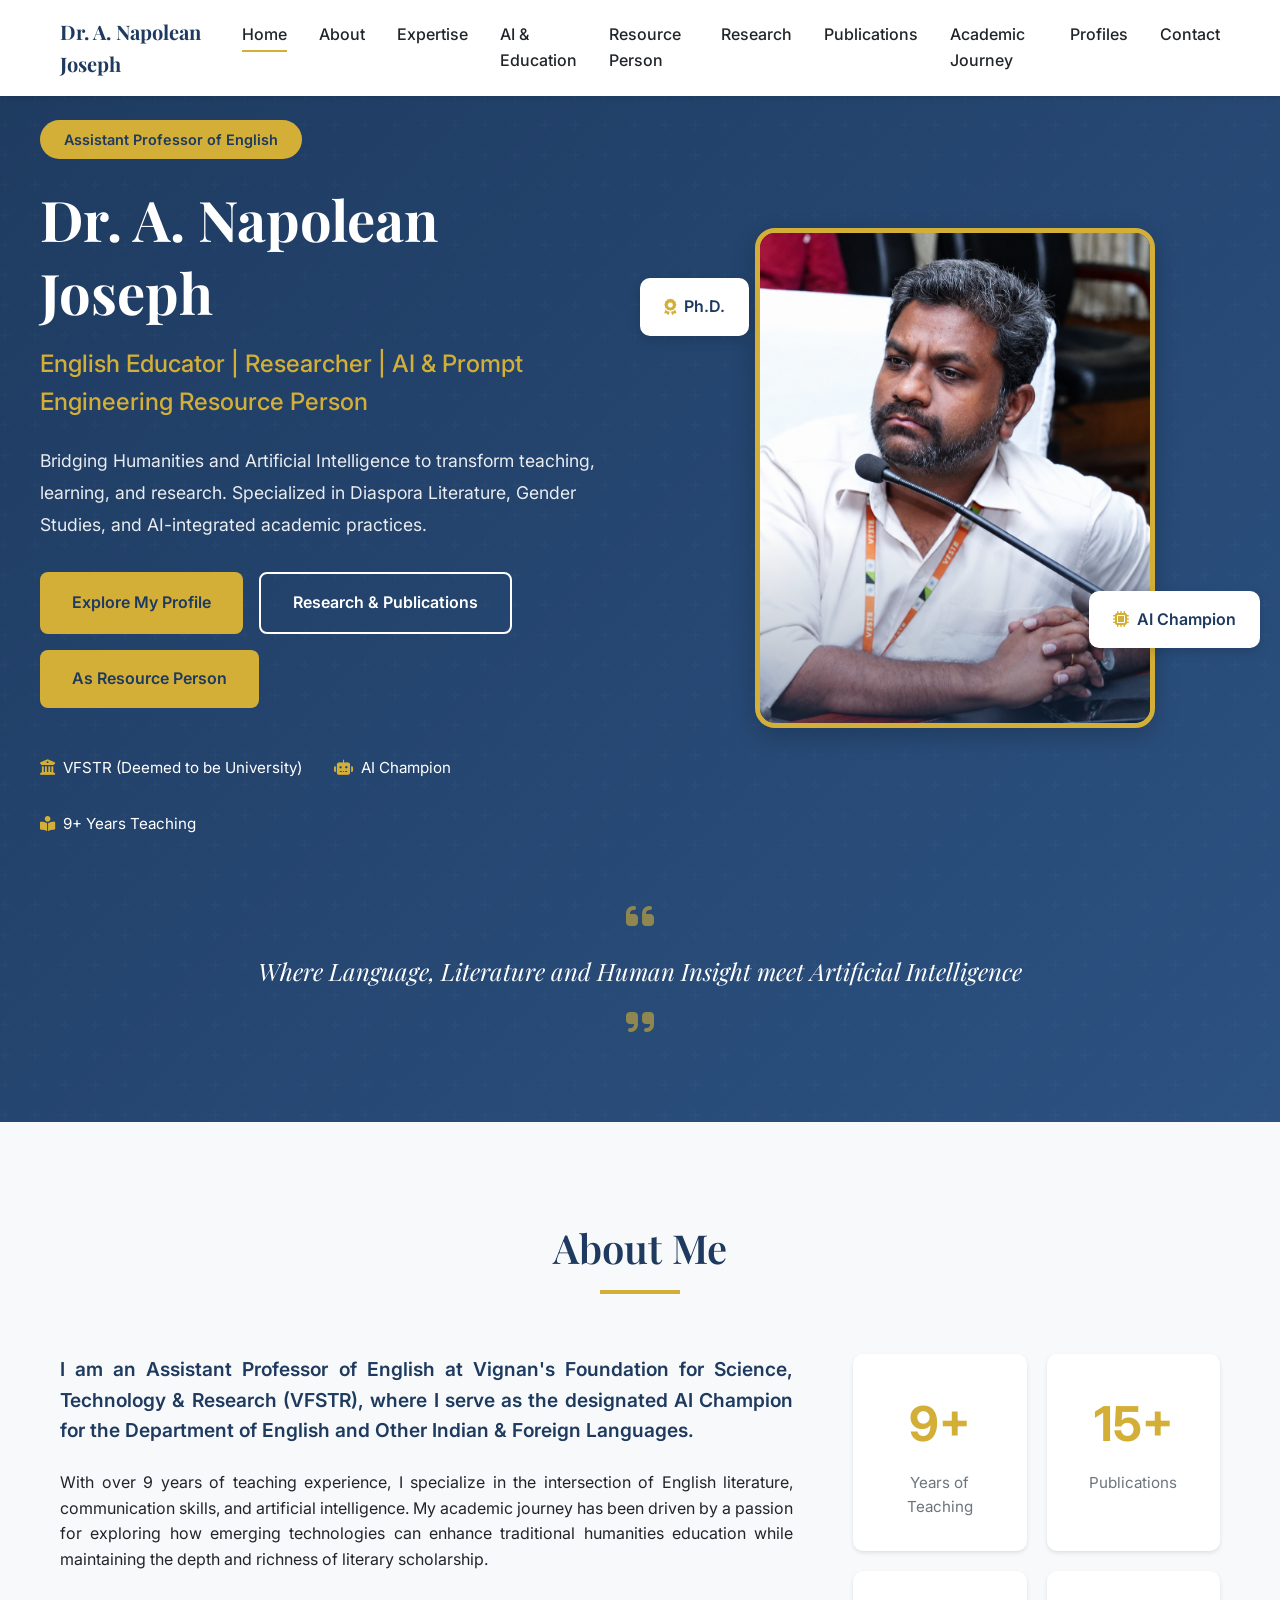
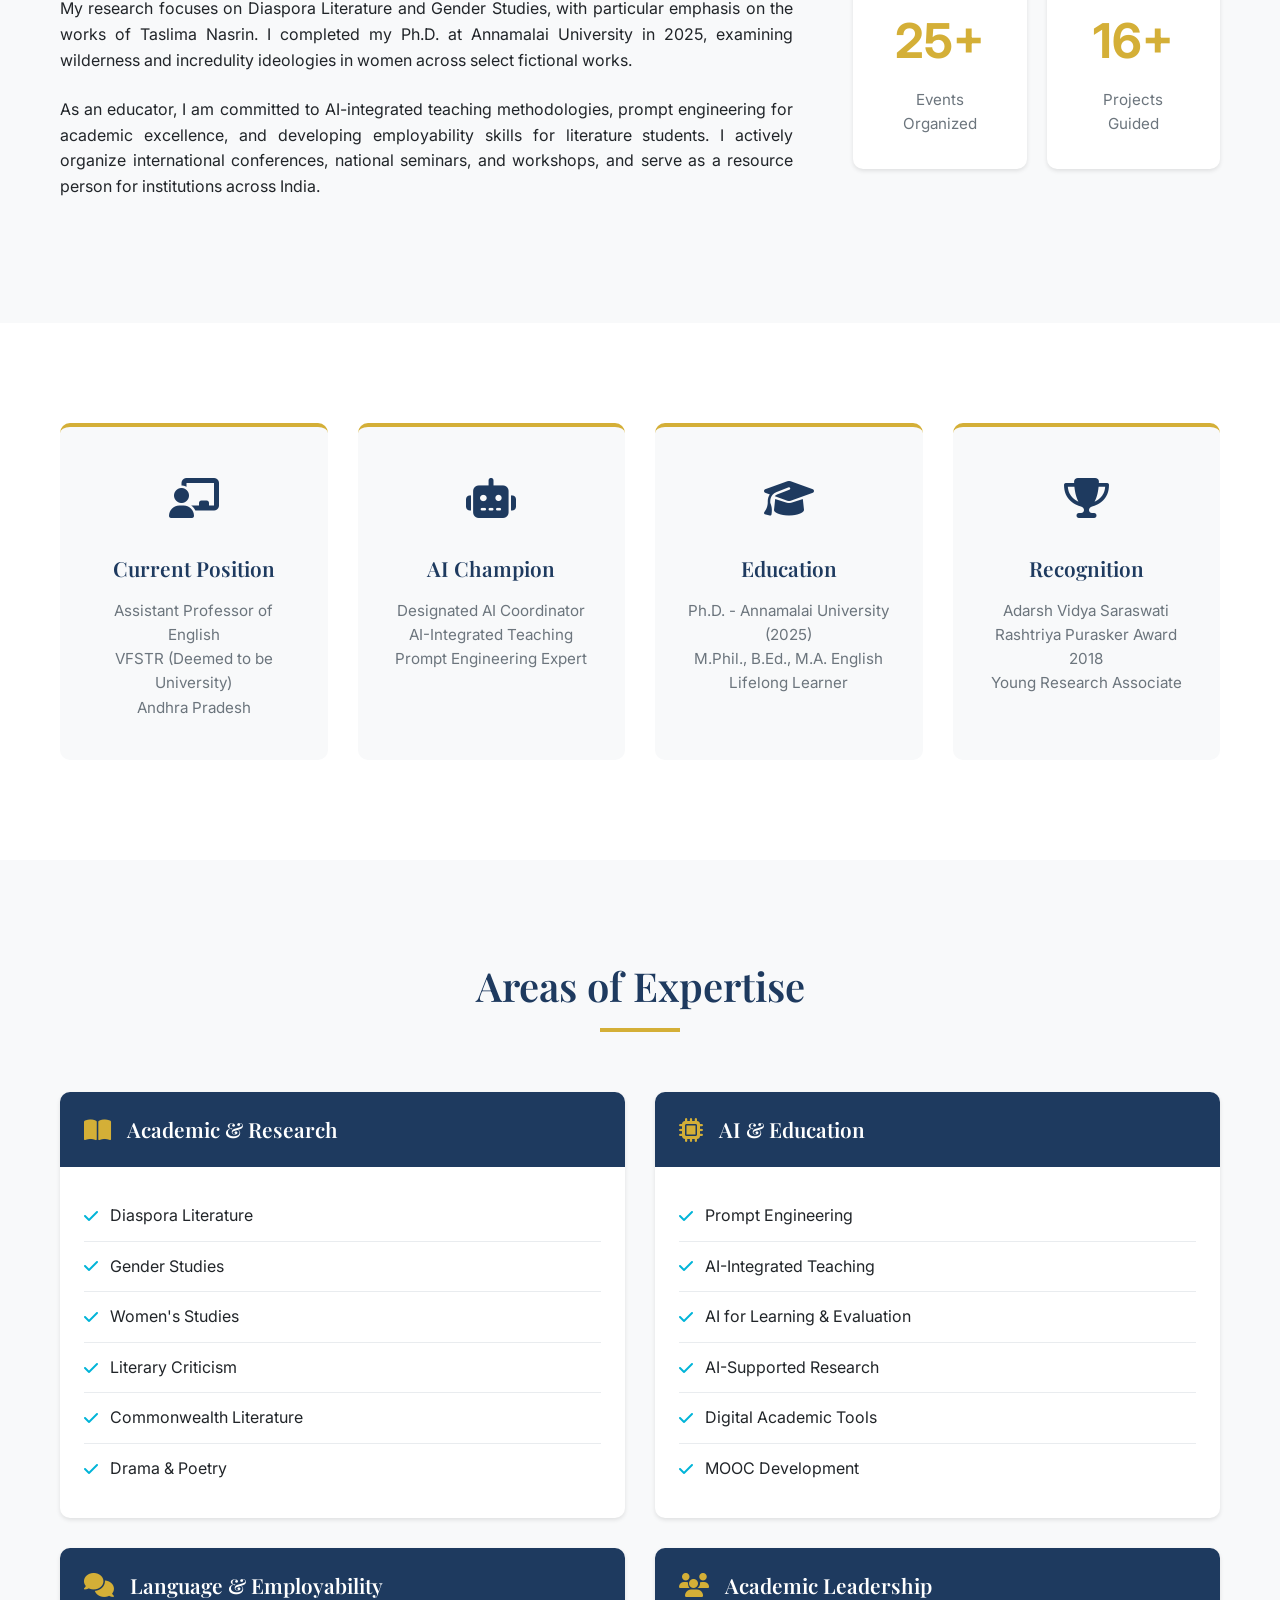
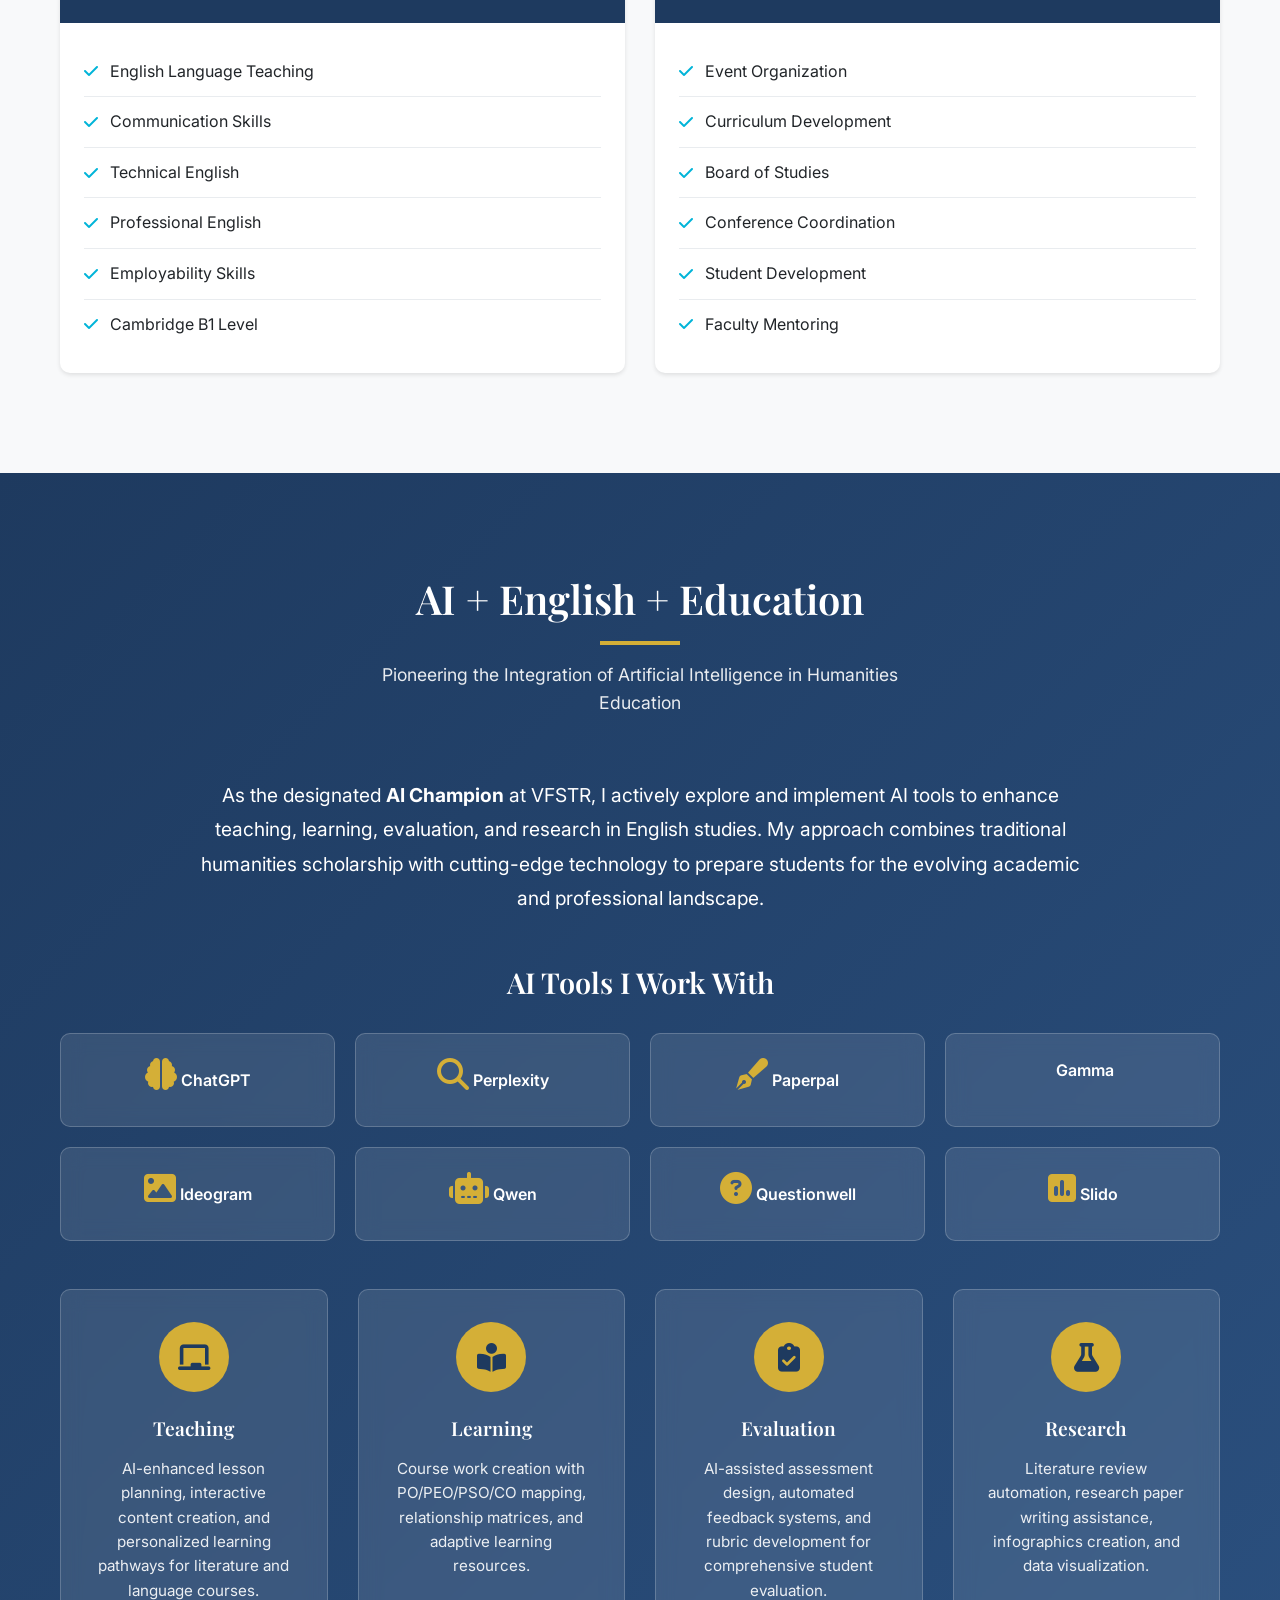
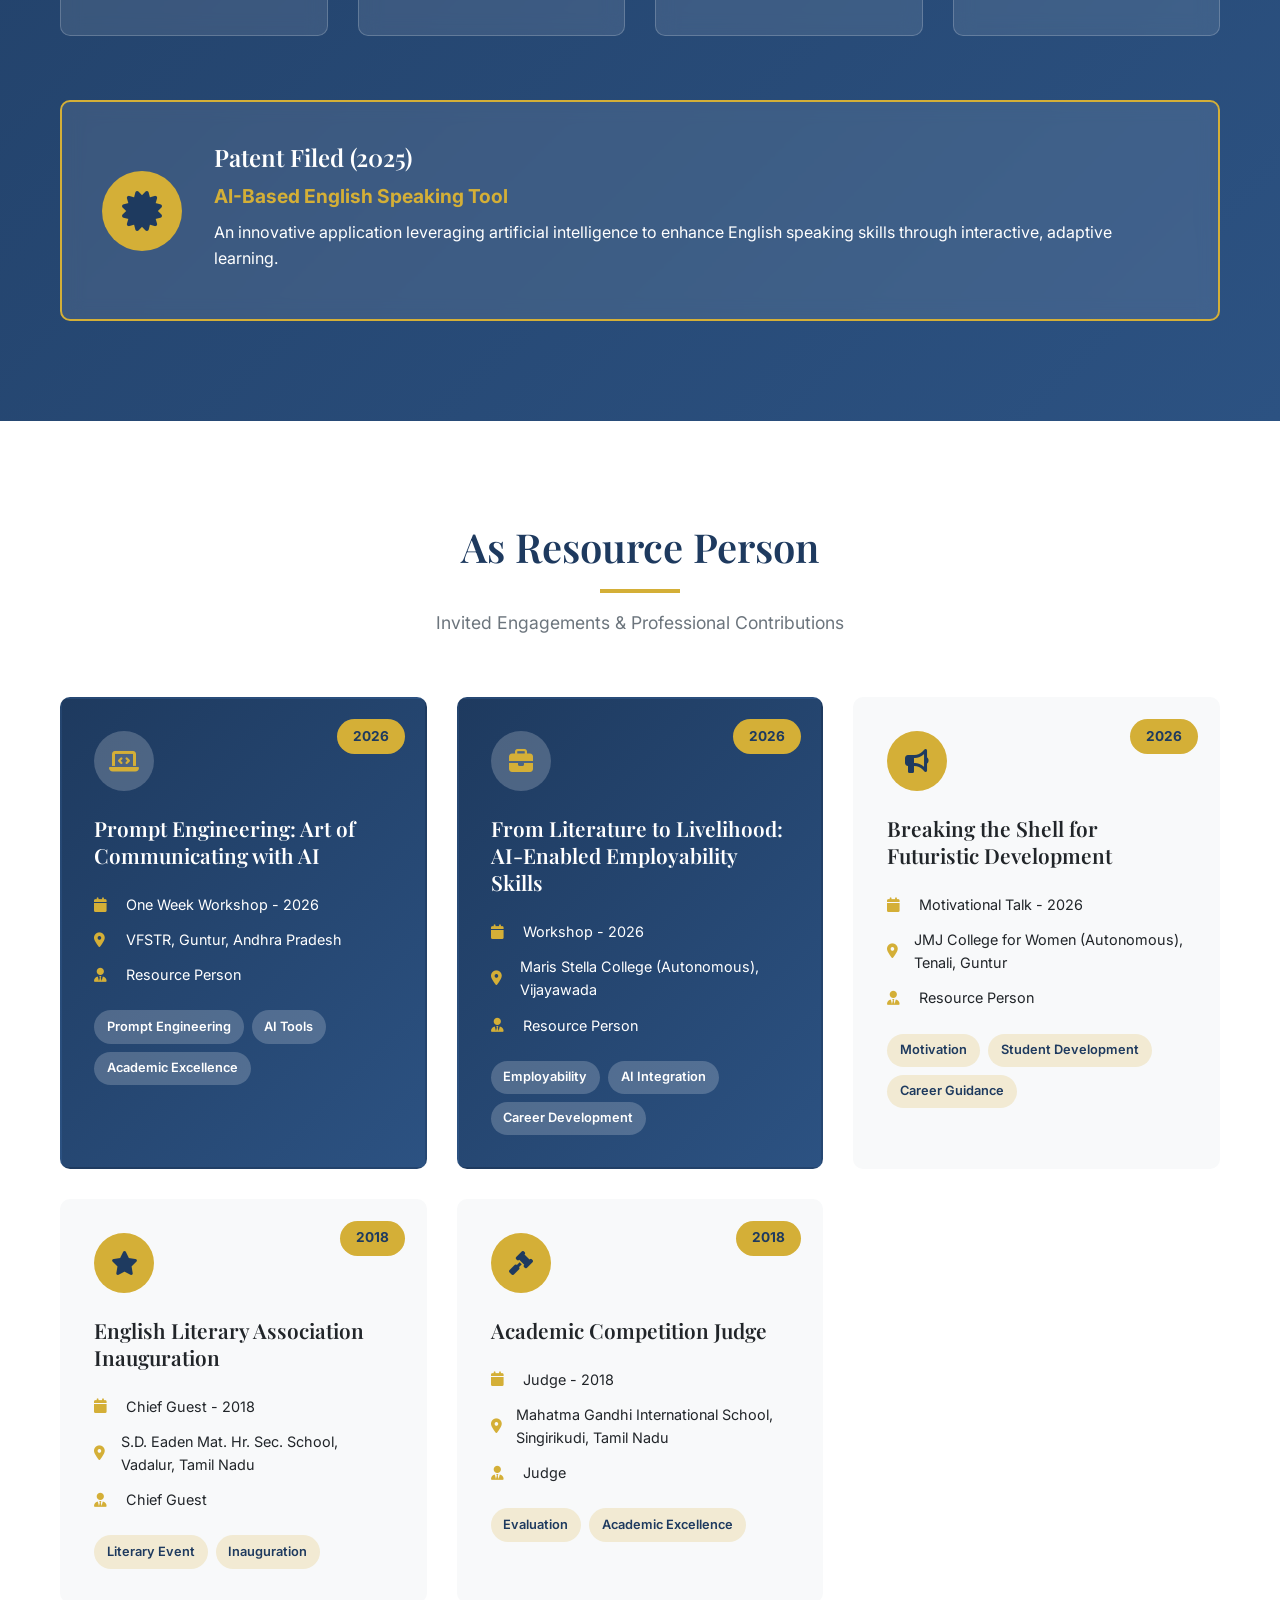
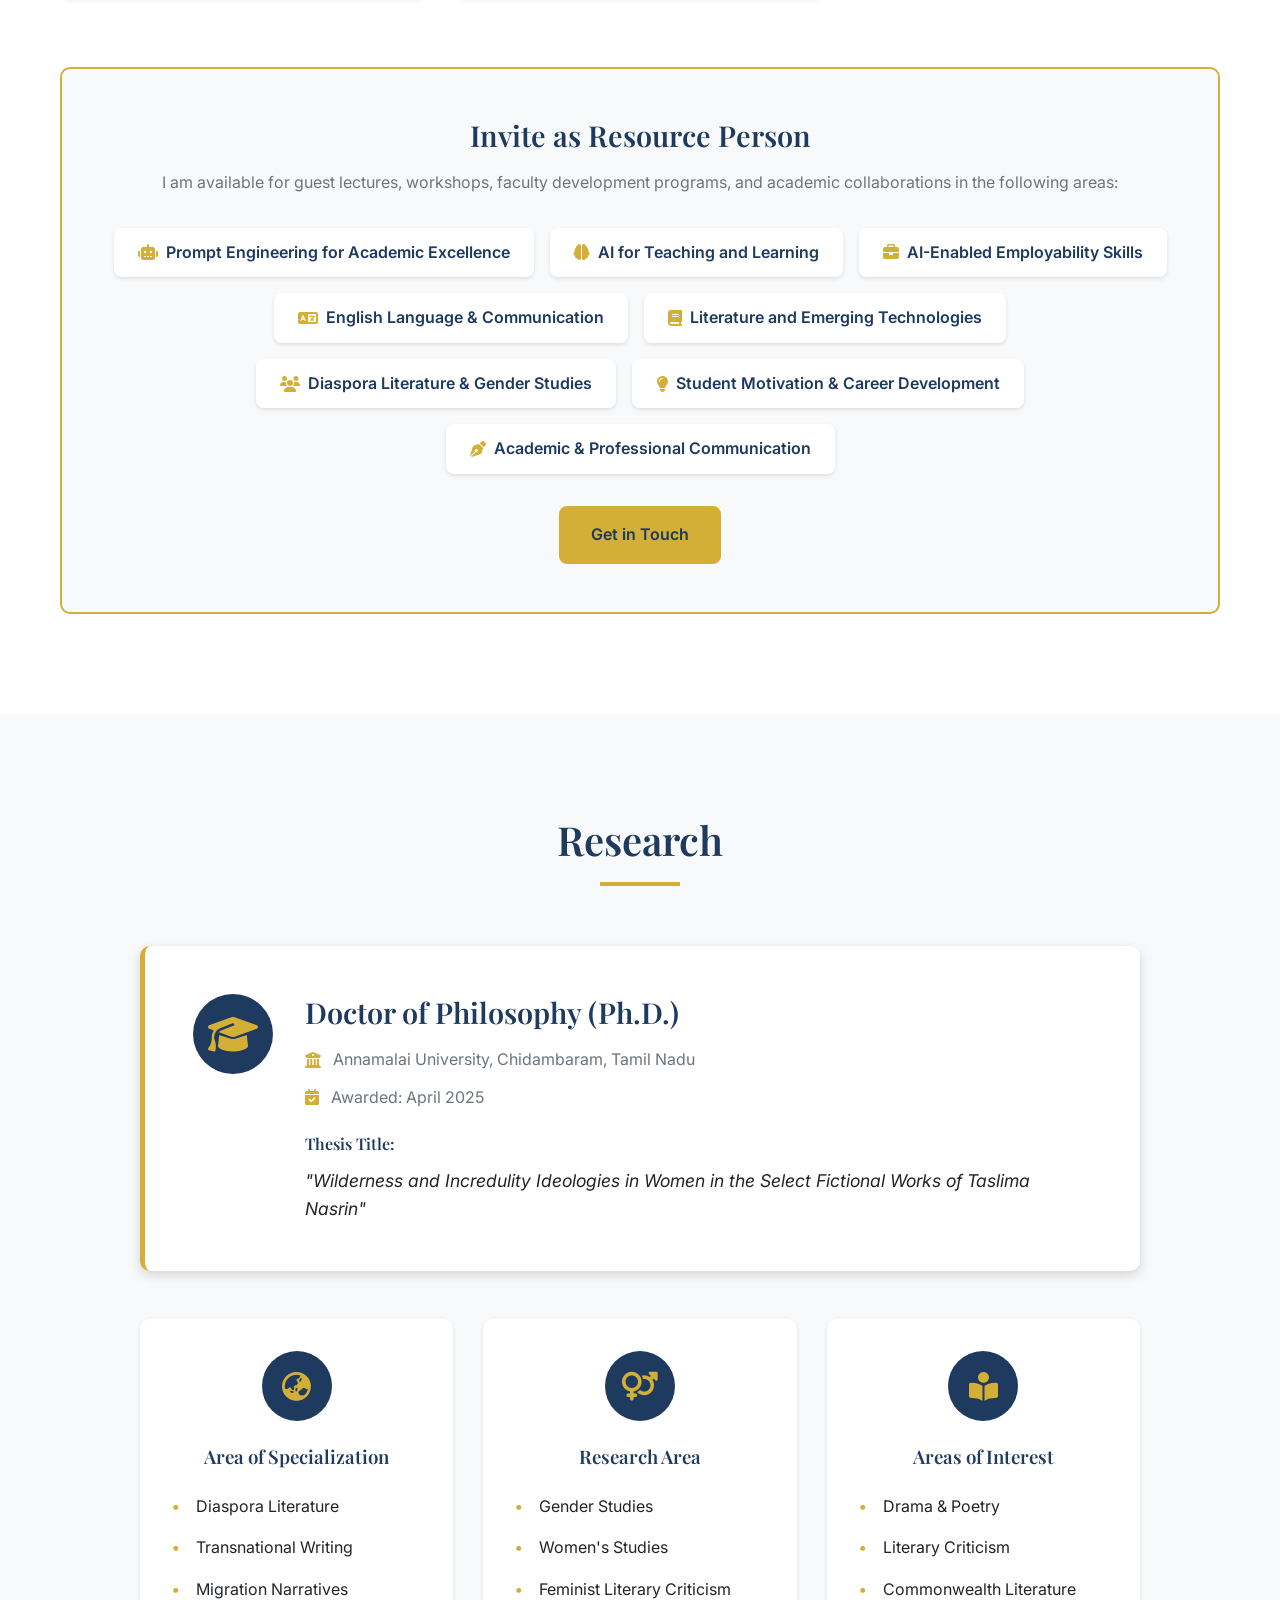
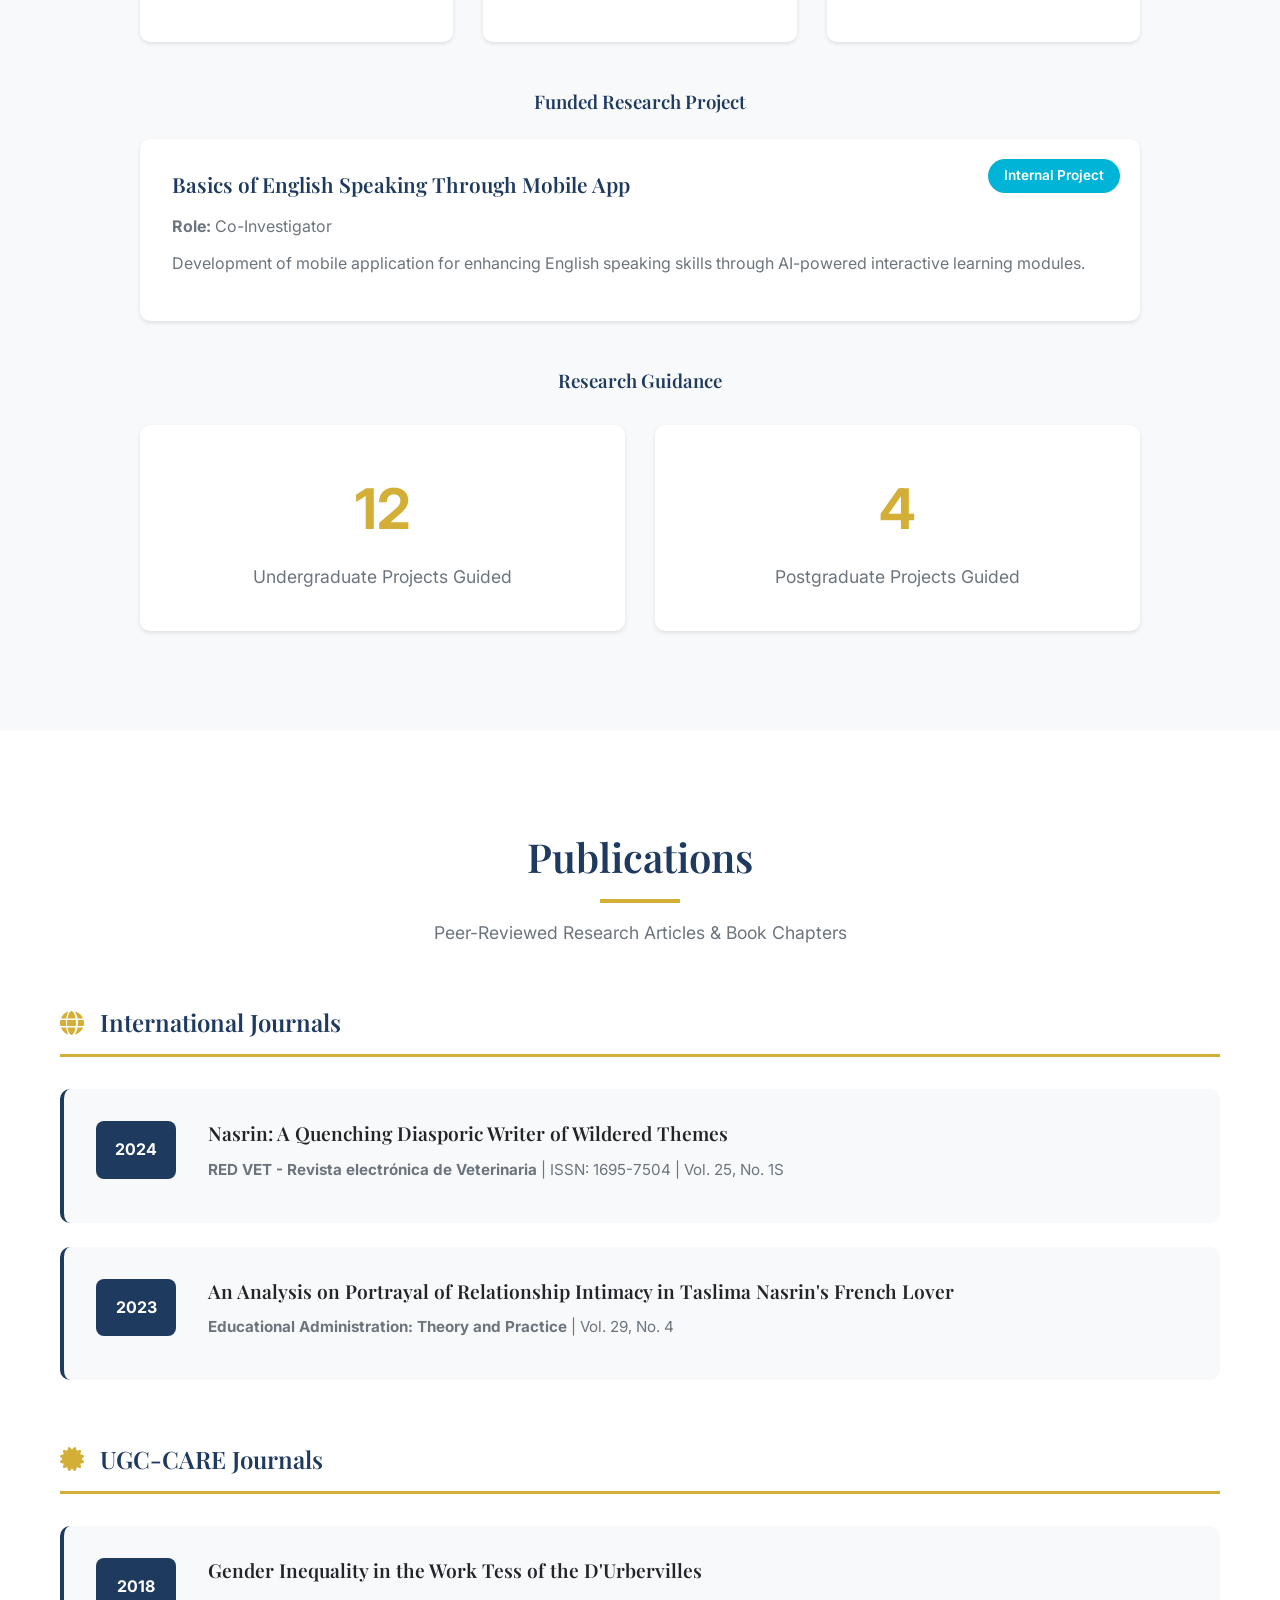
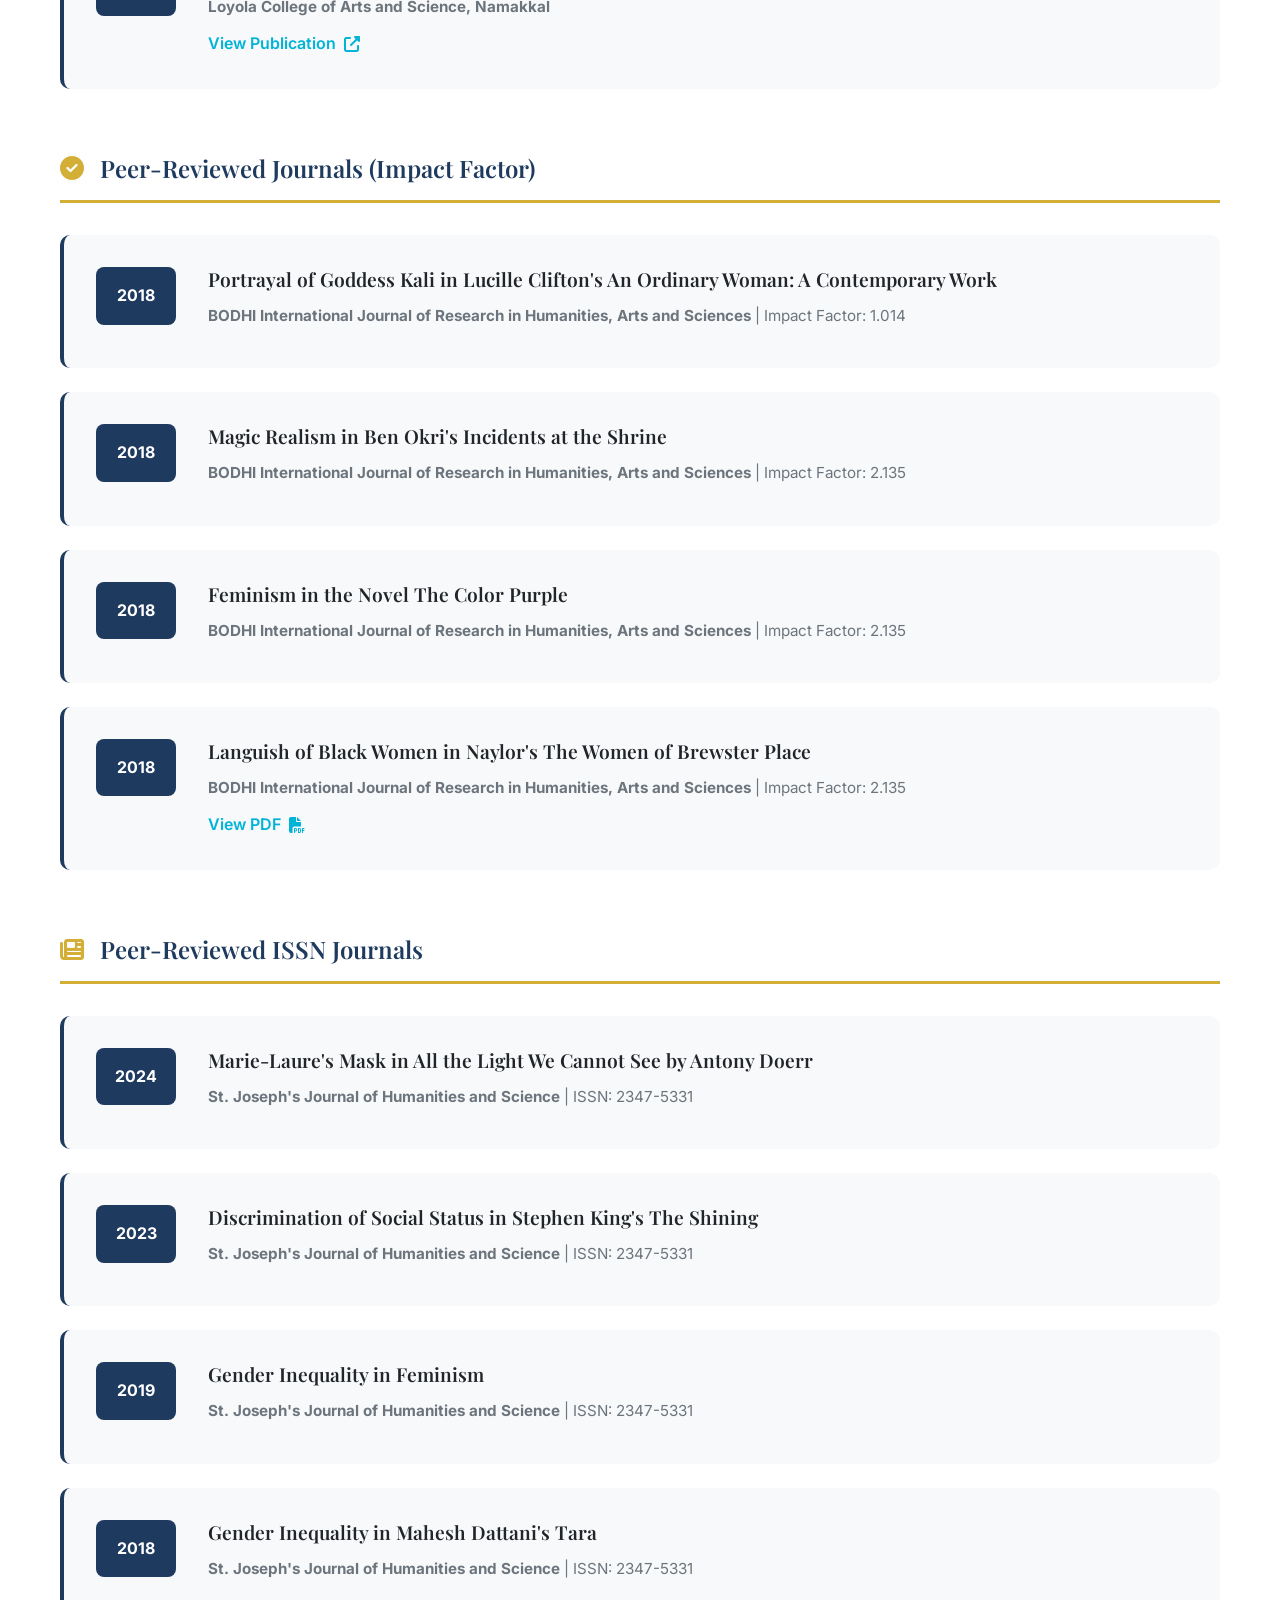
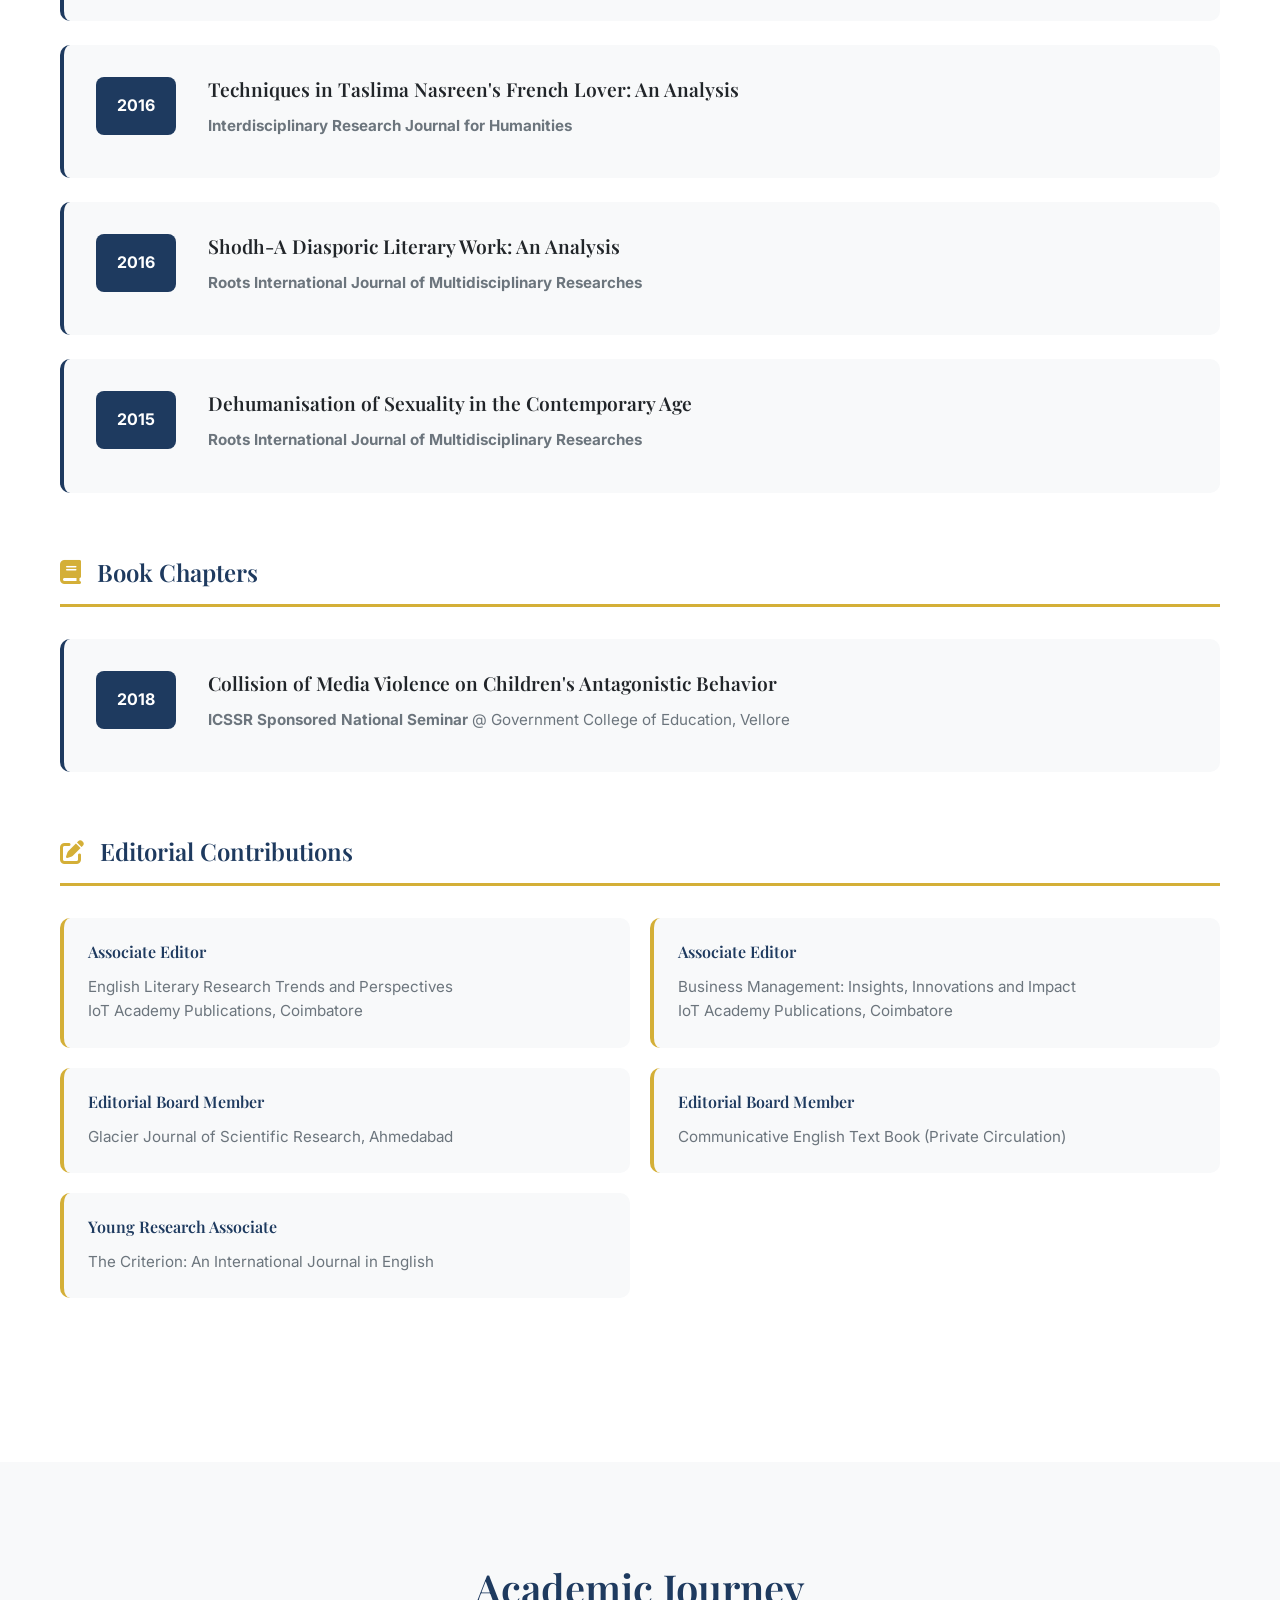
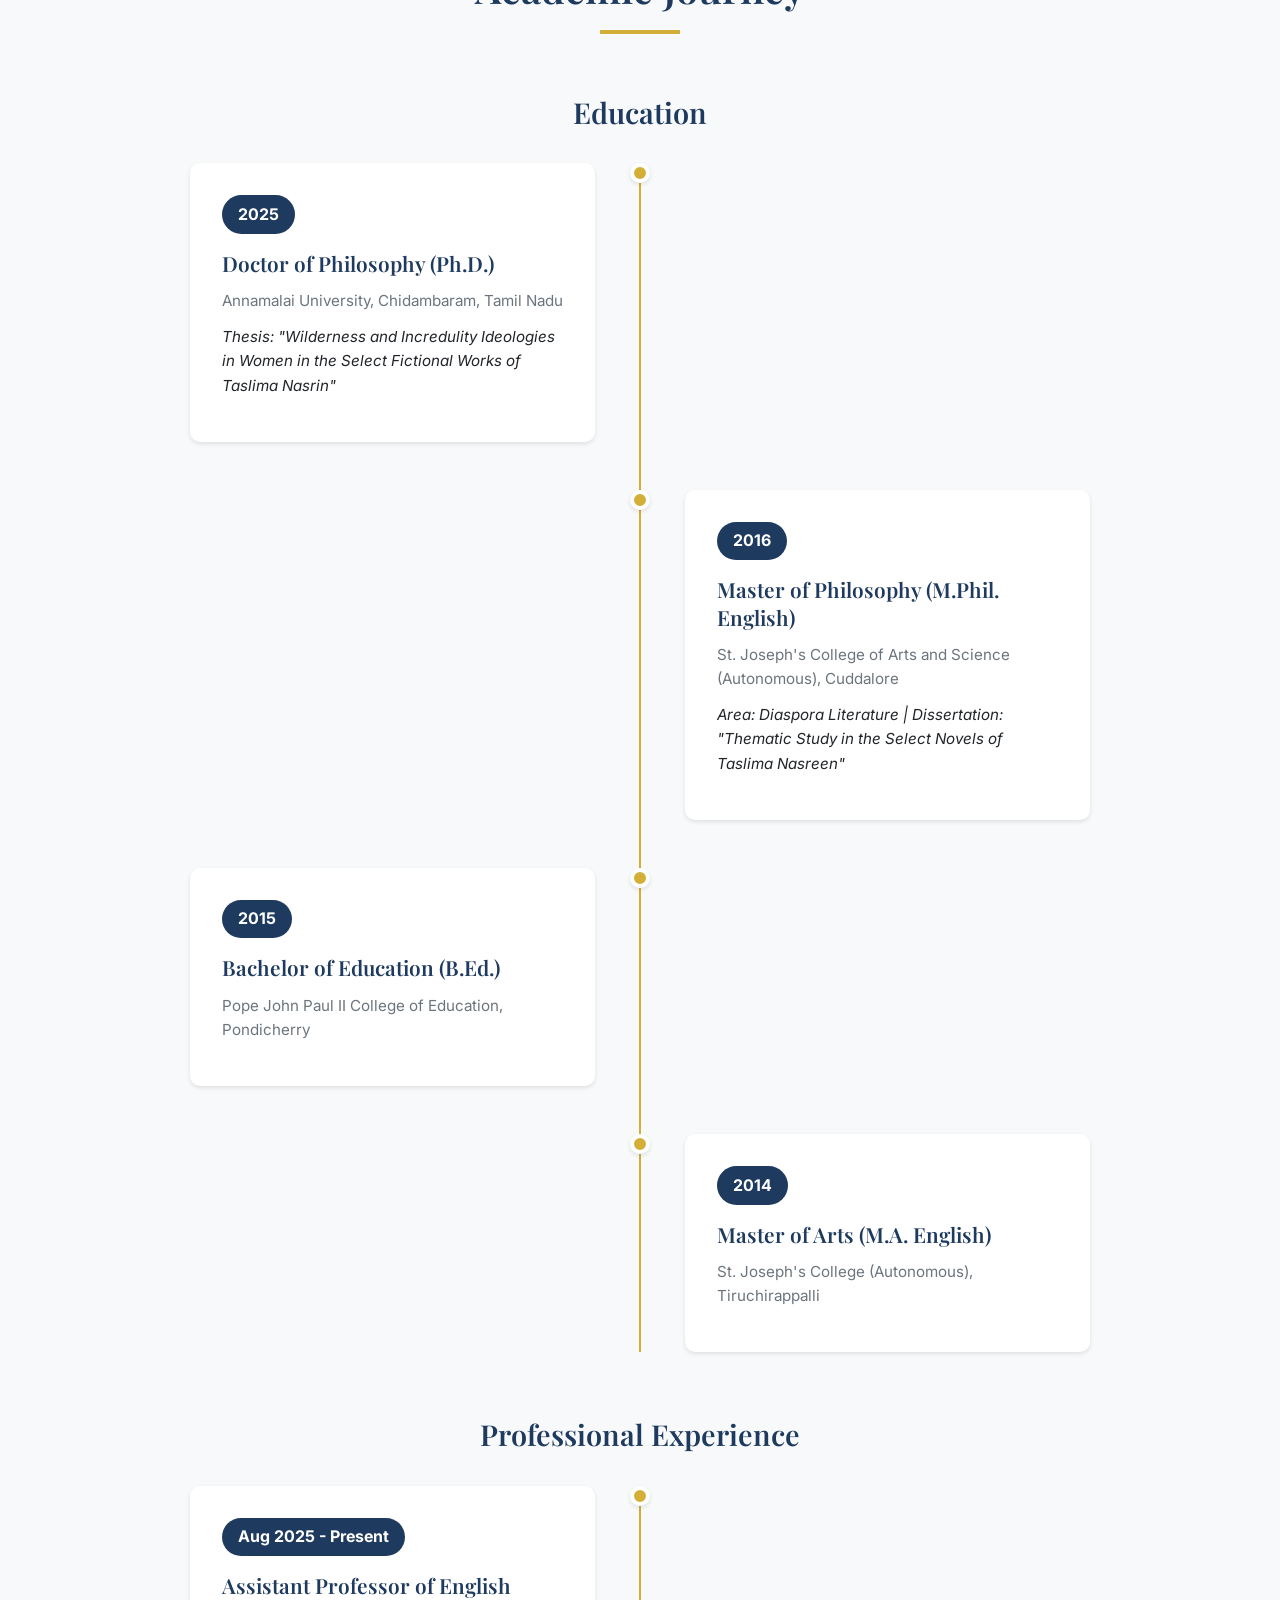
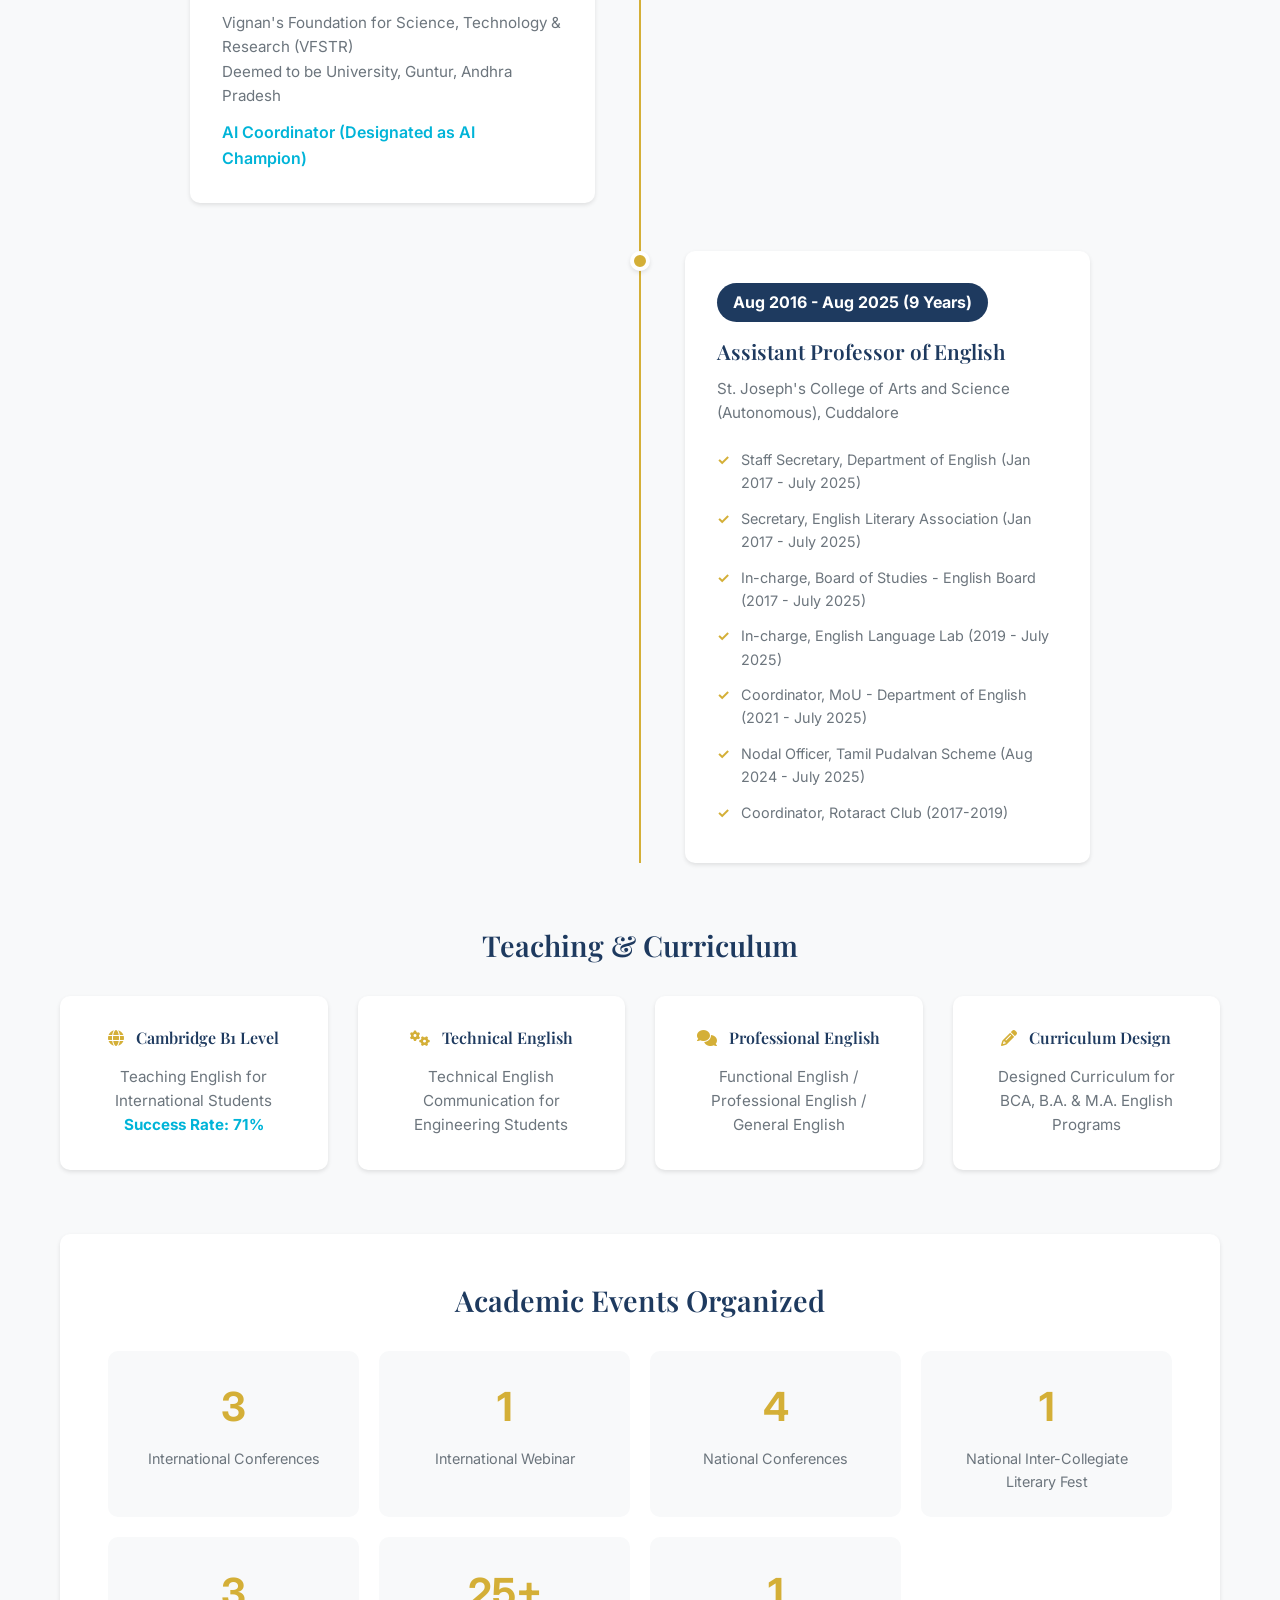
<file: index.html>
<!DOCTYPE html>
<html lang="en">
<head>
    <meta charset="UTF-8">
    <meta name="viewport" content="width=device-width, initial-scale=1.0">
    <meta name="description" content="Dr. A. Napolean Joseph - Assistant Professor of English at VFSTR, AI Champion, Researcher in Diaspora & Gender Studies, Prompt Engineering Resource Person">
    <meta name="keywords" content="Dr. A. Napolean Joseph, Napolean Joseph VFSTR, English Professor Andhra Pradesh, Prompt Engineering Education, AI in English Teaching, Diaspora Literature, Gender Studies Researcher, Vignan University">
    <meta name="author" content="Dr. A. Napolean Joseph">
    
    <!-- Open Graph / Facebook -->
    <meta property="og:type" content="website">
    <meta property="og:url" content="https://napoleanjoseph.ac.in/">
    <meta property="og:title" content="Dr. A. Napolean Joseph | English Educator, Researcher & AI Champion">
    <meta property="og:description" content="Assistant Professor of English at VFSTR | AI-Integrated Educator | Researcher in Diaspora & Gender Studies | Prompt Engineering Resource Person">
    <meta property="og:image" content="assets/images/profile.jpg">
    
    <!-- Twitter -->
    <meta property="twitter:card" content="summary_large_image">
    <meta property="twitter:url" content="https://napoleanjoseph.ac.in/">
    <meta property="twitter:title" content="Dr. A. Napolean Joseph | English Educator, Researcher & AI Champion">
    <meta property="twitter:description" content="Assistant Professor of English at VFSTR | AI-Integrated Educator | Researcher in Diaspora & Gender Studies">
    <meta property="twitter:image" content="assets/images/profile.jpg">
    
    <title>Dr. A. Napolean Joseph | English Educator, Researcher & AI Champion</title>
    
    <!-- Fonts -->
    <link rel="preconnect" href="https://fonts.googleapis.com">
    <link rel="preconnect" href="https://fonts.gstatic.com" crossorigin>
    <link href="https://fonts.googleapis.com/css2?family=Inter:wght@300;400;500;600;700&family=Playfair+Display:wght@400;500;600;700&display=swap" rel="stylesheet">
    
    <!-- Icons -->
    <link rel="stylesheet" href="https://cdnjs.cloudflare.com/ajax/libs/font-awesome/6.4.0/css/all.min.css">
    
    <link rel="stylesheet" href="css/style.css">
    
    <!-- Schema.org Structured Data -->
    <script type="application/ld+json">
    {
        "@context": "https://schema.org",
        "@type": "Person",
        "name": "Dr. A. Napolean Joseph",
        "jobTitle": "Assistant Professor of English",
        "worksFor": {
            "@type": "CollegeOrUniversity",
            "name": "Vignan's Foundation for Science, Technology & Research",
            "alternateName": "VFSTR"
        },
        "alumniOf": [
            {
                "@type": "CollegeOrUniversity",
                "name": "Annamalai University"
            },
            {
                "@type": "CollegeOrUniversity",
                "name": "St. Joseph's College of Arts and Science"
            }
        ],
        "knowsAbout": ["English Literature", "Diaspora Literature", "Gender Studies", "AI in Education", "Prompt Engineering", "Academic Writing"],
        "sameAs": [
            "https://scholar.google.com/citations?user=HnGx-egAAAAJ",
            "https://orcid.org/0000-0003-1620-6014",
            "https://www.linkedin.com/in/napolean-joseph-439788356",
            "https://www.researchgate.net/profile/Napolean-Anthoni-Raj"
        ]
    }
    </script>
</head>
<body>
    <!-- Navigation -->
    <nav class="navbar" id="navbar">
        <div class="nav-container">
            <div class="nav-brand">
                <span class="brand-text">Dr. A. Napolean Joseph</span>
            </div>
            <button class="nav-toggle" id="navToggle" aria-label="Toggle navigation">
                <span class="hamburger"></span>
            </button>
            <ul class="nav-menu" id="navMenu">
                <li><a href="#home" class="nav-link">Home</a></li>
                <li><a href="#about" class="nav-link">About</a></li>
                <li><a href="#expertise" class="nav-link">Expertise</a></li>
                <li><a href="#ai-education" class="nav-link">AI & Education</a></li>
                <li><a href="#resource-person" class="nav-link">Resource Person</a></li>
                <li><a href="#research" class="nav-link">Research</a></li>
                <li><a href="#publications" class="nav-link">Publications</a></li>
                <li><a href="#academic" class="nav-link">Academic Journey</a></li>
                <li><a href="#profiles" class="nav-link">Profiles</a></li>
                <li><a href="#contact" class="nav-link">Contact</a></li>
            </ul>
        </div>
    </nav>

    <!-- Hero Section -->
    <section id="home" class="hero">
        <div class="hero-pattern"></div>
        <div class="hero-container">
            <div class="hero-content">
                <div class="hero-badge">Assistant Professor of English</div>
                <h1 class="hero-title">Dr. A. Napolean Joseph</h1>
                <p class="hero-subtitle">English Educator | Researcher | AI & Prompt Engineering Resource Person</p>
                <p class="hero-description">
                    Bridging Humanities and Artificial Intelligence to transform teaching, learning, and research. 
                    Specialized in Diaspora Literature, Gender Studies, and AI-integrated academic practices.
                </p>
                <div class="hero-cta">
                    <a href="#about" class="btn btn-primary">Explore My Profile</a>
                    <a href="#publications" class="btn btn-secondary">Research & Publications</a>
                    <a href="#resource-person" class="btn btn-gold">As Resource Person</a>
                </div>
                <div class="hero-meta">
                    <div class="meta-item">
                        <i class="fas fa-university"></i>
                        <span>VFSTR (Deemed to be University)</span>
                    </div>
                    <div class="meta-item">
                        <i class="fas fa-robot"></i>
                        <span>AI Champion</span>
                    </div>
                    <div class="meta-item">
                        <i class="fas fa-book-reader"></i>
                        <span>9+ Years Teaching</span>
                    </div>
                </div>
            </div>
            <div class="hero-image">
                <div class="image-frame">
                      <img src="images/profile.jpg" alt="Dr. A. Napolean Joseph - Assistant Professor of English at VFSTR" class="profile-img">
                    <div class="image-overlay"></div>
                </div>
                <div class="floating-badge badge-1">
                    <i class="fas fa-award"></i>
                    <span>Ph.D.</span>
                </div>
                <div class="floating-badge badge-2">
                    <i class="fas fa-microchip"></i>
                    <span>AI Champion</span>
                </div>
            </div>
        </div>
        <div class="hero-quote">
            <i class="fas fa-quote-left"></i>
            <p>Where Language, Literature and Human Insight meet Artificial Intelligence</p>
            <i class="fas fa-quote-right"></i>
        </div>
    </section>

    <!-- About Section -->
    <section id="about" class="section about-section">
        <div class="container">
            <div class="section-header">
                <h2 class="section-title">About Me</h2>
                <div class="section-line"></div>
            </div>
            <div class="about-content">
                <div class="about-text">
                    <p class="lead">
                        I am an Assistant Professor of English at Vignan's Foundation for Science, Technology & Research (VFSTR), 
                        where I serve as the designated AI Champion for the Department of English and Other Indian & Foreign Languages.
                    </p>
                    <p>
                        With over 9 years of teaching experience, I specialize in the intersection of English literature, 
                        communication skills, and artificial intelligence. My academic journey has been driven by a passion 
                        for exploring how emerging technologies can enhance traditional humanities education while maintaining 
                        the depth and richness of literary scholarship.
                    </p>
                    <p>
                        My research focuses on Diaspora Literature and Gender Studies, with particular emphasis on the works 
                        of Taslima Nasrin. I completed my Ph.D. at Annamalai University in 2025, examining wilderness and 
                        incredulity ideologies in women across select fictional works.
                    </p>
                    <p>
                        As an educator, I am committed to AI-integrated teaching methodologies, prompt engineering for academic 
                        excellence, and developing employability skills for literature students. I actively organize international 
                        conferences, national seminars, and workshops, and serve as a resource person for institutions across India.
                    </p>
                </div>
                <div class="about-stats">
                    <div class="stat-card">
                        <div class="stat-number" data-target="9">0</div>
                        <div class="stat-label">Years of Teaching</div>
                    </div>
                    <div class="stat-card">
                        <div class="stat-number" data-target="15">0</div>
                        <div class="stat-label">Publications</div>
                    </div>
                    <div class="stat-card">
                        <div class="stat-number" data-target="25">0</div>
                        <div class="stat-label">Events Organized</div>
                    </div>
                    <div class="stat-card">
                        <div class="stat-number" data-target="16">0</div>
                        <div class="stat-label">Projects Guided</div>
                    </div>
                </div>
            </div>
        </div>
    </section>

    <!-- Professional Snapshot -->
    <section class="section snapshot-section">
        <div class="container">
            <div class="snapshot-grid">
                <div class="snapshot-card">
                    <div class="snapshot-icon">
                        <i class="fas fa-chalkboard-teacher"></i>
                    </div>
                    <h3>Current Position</h3>
                    <p>Assistant Professor of English<br>VFSTR (Deemed to be University)<br>Andhra Pradesh</p>
                </div>
                <div class="snapshot-card">
                    <div class="snapshot-icon">
                        <i class="fas fa-robot"></i>
                    </div>
                    <h3>AI Champion</h3>
                    <p>Designated AI Coordinator<br>AI-Integrated Teaching<br>Prompt Engineering Expert</p>
                </div>
                <div class="snapshot-card">
                    <div class="snapshot-icon">
                        <i class="fas fa-graduation-cap"></i>
                    </div>
                    <h3>Education</h3>
                    <p>Ph.D. - Annamalai University (2025)<br>M.Phil., B.Ed., M.A. English<br>Lifelong Learner</p>
                </div>
                <div class="snapshot-card">
                    <div class="snapshot-icon">
                        <i class="fas fa-trophy"></i>
                    </div>
                    <h3>Recognition</h3>
                    <p>Adarsh Vidya Saraswati<br>Rashtriya Purasker Award 2018<br>Young Research Associate</p>
                </div>
            </div>
        </div>
    </section>

    <!-- Areas of Expertise -->
    <section id="expertise" class="section expertise-section">
        <div class="container">
            <div class="section-header">
                <h2 class="section-title">Areas of Expertise</h2>
                <div class="section-line"></div>
            </div>
            <div class="expertise-grid">
                <div class="expertise-category">
                    <div class="category-header">
                        <i class="fas fa-book-open"></i>
                        <h3>Academic & Research</h3>
                    </div>
                    <ul class="category-list">
                        <li><i class="fas fa-check"></i> Diaspora Literature</li>
                        <li><i class="fas fa-check"></i> Gender Studies</li>
                        <li><i class="fas fa-check"></i> Women's Studies</li>
                        <li><i class="fas fa-check"></i> Literary Criticism</li>
                        <li><i class="fas fa-check"></i> Commonwealth Literature</li>
                        <li><i class="fas fa-check"></i> Drama & Poetry</li>
                    </ul>
                </div>
                <div class="expertise-category">
                    <div class="category-header">
                        <i class="fas fa-microchip"></i>
                        <h3>AI & Education</h3>
                    </div>
                    <ul class="category-list">
                        <li><i class="fas fa-check"></i> Prompt Engineering</li>
                        <li><i class="fas fa-check"></i> AI-Integrated Teaching</li>
                        <li><i class="fas fa-check"></i> AI for Learning & Evaluation</li>
                        <li><i class="fas fa-check"></i> AI-Supported Research</li>
                        <li><i class="fas fa-check"></i> Digital Academic Tools</li>
                        <li><i class="fas fa-check"></i> MOOC Development</li>
                    </ul>
                </div>
                <div class="expertise-category">
                    <div class="category-header">
                        <i class="fas fa-comments"></i>
                        <h3>Language & Employability</h3>
                    </div>
                    <ul class="category-list">
                        <li><i class="fas fa-check"></i> English Language Teaching</li>
                        <li><i class="fas fa-check"></i> Communication Skills</li>
                        <li><i class="fas fa-check"></i> Technical English</li>
                        <li><i class="fas fa-check"></i> Professional English</li>
                        <li><i class="fas fa-check"></i> Employability Skills</li>
                        <li><i class="fas fa-check"></i> Cambridge B1 Level</li>
                    </ul>
                </div>
                <div class="expertise-category">
                    <div class="category-header">
                        <i class="fas fa-users"></i>
                        <h3>Academic Leadership</h3>
                    </div>
                    <ul class="category-list">
                        <li><i class="fas fa-check"></i> Event Organization</li>
                        <li><i class="fas fa-check"></i> Curriculum Development</li>
                        <li><i class="fas fa-check"></i> Board of Studies</li>
                        <li><i class="fas fa-check"></i> Conference Coordination</li>
                        <li><i class="fas fa-check"></i> Student Development</li>
                        <li><i class="fas fa-check"></i> Faculty Mentoring</li>
                    </ul>
                </div>
            </div>
        </div>
    </section>

    <!-- AI + English + Education -->
    <section id="ai-education" class="section ai-section">
        <div class="container">
            <div class="section-header">
                <h2 class="section-title">AI + English + Education</h2>
                <div class="section-line"></div>
                <p class="section-subtitle">Pioneering the Integration of Artificial Intelligence in Humanities Education</p>
            </div>
            <div class="ai-content">
                <div class="ai-intro">
                    <p class="lead">
                        As the designated <strong>AI Champion</strong> at VFSTR, I actively explore and implement AI tools 
                        to enhance teaching, learning, evaluation, and research in English studies. My approach combines 
                        traditional humanities scholarship with cutting-edge technology to prepare students for the 
                        evolving academic and professional landscape.
                    </p>
                </div>
                <div class="ai-tools">
                    <h3>AI Tools I Work With</h3>
                    <div class="tools-grid">
                        <div class="tool-item">
                            <i class="fas fa-brain"></i>
                            <span>ChatGPT</span>
                        </div>
                        <div class="tool-item">
                            <i class="fas fa-search"></i>
                            <span>Perplexity</span>
                        </div>
                        <div class="tool-item">
                            <i class="fas fa-pen-fancy"></i>
                            <span>Paperpal</span>
                        </div>
                        <div class="tool-item">
                            <i class="fas fa-presentation"></i>
                            <span>Gamma</span>
                        </div>
                        <div class="tool-item">
                            <i class="fas fa-image"></i>
                            <span>Ideogram</span>
                        </div>
                        <div class="tool-item">
                            <i class="fas fa-robot"></i>
                            <span>Qwen</span>
                        </div>
                        <div class="tool-item">
                            <i class="fas fa-question-circle"></i>
                            <span>Questionwell</span>
                        </div>
                        <div class="tool-item">
                            <i class="fas fa-poll"></i>
                            <span>Slido</span>
                        </div>
                    </div>
                </div>
                <div class="ai-applications">
                    <div class="application-card">
                        <div class="app-icon">
                            <i class="fas fa-chalkboard"></i>
                        </div>
                        <h4>Teaching</h4>
                        <p>AI-enhanced lesson planning, interactive content creation, and personalized learning pathways for literature and language courses.</p>
                    </div>
                    <div class="application-card">
                        <div class="app-icon">
                            <i class="fas fa-book-reader"></i>
                        </div>
                        <h4>Learning</h4>
                        <p>Course work creation with PO/PEO/PSO/CO mapping, relationship matrices, and adaptive learning resources.</p>
                    </div>
                    <div class="application-card">
                        <div class="app-icon">
                            <i class="fas fa-clipboard-check"></i>
                        </div>
                        <h4>Evaluation</h4>
                        <p>AI-assisted assessment design, automated feedback systems, and rubric development for comprehensive student evaluation.</p>
                    </div>
                    <div class="application-card">
                        <div class="app-icon">
                            <i class="fas fa-flask"></i>
                        </div>
                        <h4>Research</h4>
                        <p>Literature review automation, research paper writing assistance, infographics creation, and data visualization.</p>
                    </div>
                </div>
                <div class="ai-patent">
                    <div class="patent-badge">
                        <i class="fas fa-certificate"></i>
                    </div>
                    <div class="patent-info">
                        <h3>Patent Filed (2025)</h3>
                        <p><strong>AI-Based English Speaking Tool</strong></p>
                        <p>An innovative application leveraging artificial intelligence to enhance English speaking skills through interactive, adaptive learning.</p>
                    </div>
                </div>
            </div>
        </div>
    </section>

    <!-- As Resource Person -->
    <section id="resource-person" class="section resource-section">
        <div class="container">
            <div class="section-header">
                <h2 class="section-title">As Resource Person</h2>
                <div class="section-line"></div>
                <p class="section-subtitle">Invited Engagements & Professional Contributions</p>
            </div>
            <div class="resource-grid">
                <div class="resource-card featured">
                    <div class="resource-badge">2026</div>
                    <div class="resource-icon">
                        <i class="fas fa-laptop-code"></i>
                    </div>
                    <h3>Prompt Engineering: Art of Communicating with AI</h3>
                    <div class="resource-details">
                        <p><i class="fas fa-calendar"></i> One Week Workshop - 2026</p>
                        <p><i class="fas fa-map-marker-alt"></i> VFSTR, Guntur, Andhra Pradesh</p>
                        <p><i class="fas fa-user-tie"></i> Resource Person</p>
                    </div>
                    <div class="resource-tags">
                        <span class="tag">Prompt Engineering</span>
                        <span class="tag">AI Tools</span>
                        <span class="tag">Academic Excellence</span>
                    </div>
                </div>
                <div class="resource-card featured">
                    <div class="resource-badge">2026</div>
                    <div class="resource-icon">
                        <i class="fas fa-briefcase"></i>
                    </div>
                    <h3>From Literature to Livelihood: AI-Enabled Employability Skills</h3>
                    <div class="resource-details">
                        <p><i class="fas fa-calendar"></i> Workshop - 2026</p>
                        <p><i class="fas fa-map-marker-alt"></i> Maris Stella College (Autonomous), Vijayawada</p>
                        <p><i class="fas fa-user-tie"></i> Resource Person</p>
                    </div>
                    <div class="resource-tags">
                        <span class="tag">Employability</span>
                        <span class="tag">AI Integration</span>
                        <span class="tag">Career Development</span>
                    </div>
                </div>
                <div class="resource-card">
                    <div class="resource-badge">2026</div>
                    <div class="resource-icon">
                        <i class="fas fa-bullhorn"></i>
                    </div>
                    <h3>Breaking the Shell for Futuristic Development</h3>
                    <div class="resource-details">
                        <p><i class="fas fa-calendar"></i> Motivational Talk - 2026</p>
                        <p><i class="fas fa-map-marker-alt"></i> JMJ College for Women (Autonomous), Tenali, Guntur</p>
                        <p><i class="fas fa-user-tie"></i> Resource Person</p>
                    </div>
                    <div class="resource-tags">
                        <span class="tag">Motivation</span>
                        <span class="tag">Student Development</span>
                        <span class="tag">Career Guidance</span>
                    </div>
                </div>
                <div class="resource-card">
                    <div class="resource-badge">2018</div>
                    <div class="resource-icon">
                        <i class="fas fa-star"></i>
                    </div>
                    <h3>English Literary Association Inauguration</h3>
                    <div class="resource-details">
                        <p><i class="fas fa-calendar"></i> Chief Guest - 2018</p>
                        <p><i class="fas fa-map-marker-alt"></i> S.D. Eaden Mat. Hr. Sec. School, Vadalur, Tamil Nadu</p>
                        <p><i class="fas fa-user-tie"></i> Chief Guest</p>
                    </div>
                    <div class="resource-tags">
                        <span class="tag">Literary Event</span>
                        <span class="tag">Inauguration</span>
                    </div>
                </div>
                <div class="resource-card">
                    <div class="resource-badge">2018</div>
                    <div class="resource-icon">
                        <i class="fas fa-gavel"></i>
                    </div>
                    <h3>Academic Competition Judge</h3>
                    <div class="resource-details">
                        <p><i class="fas fa-calendar"></i> Judge - 2018</p>
                        <p><i class="fas fa-map-marker-alt"></i> Mahatma Gandhi International School, Singirikudi, Tamil Nadu</p>
                        <p><i class="fas fa-user-tie"></i> Judge</p>
                    </div>
                    <div class="resource-tags">
                        <span class="tag">Evaluation</span>
                        <span class="tag">Academic Excellence</span>
                    </div>
                </div>
            </div>
            <div class="resource-invitation">
                <h3>Invite as Resource Person</h3>
                <p>I am available for guest lectures, workshops, faculty development programs, and academic collaborations in the following areas:</p>
                <div class="invitation-topics">
                    <div class="topic-tag"><i class="fas fa-robot"></i> Prompt Engineering for Academic Excellence</div>
                    <div class="topic-tag"><i class="fas fa-brain"></i> AI for Teaching and Learning</div>
                    <div class="topic-tag"><i class="fas fa-briefcase"></i> AI-Enabled Employability Skills</div>
                    <div class="topic-tag"><i class="fas fa-language"></i> English Language & Communication</div>
                    <div class="topic-tag"><i class="fas fa-book"></i> Literature and Emerging Technologies</div>
                    <div class="topic-tag"><i class="fas fa-users"></i> Diaspora Literature & Gender Studies</div>
                    <div class="topic-tag"><i class="fas fa-lightbulb"></i> Student Motivation & Career Development</div>
                    <div class="topic-tag"><i class="fas fa-pen-nib"></i> Academic & Professional Communication</div>
                </div>
                <a href="#contact" class="btn btn-primary">Get in Touch</a>
            </div>
        </div>
    </section>

    <!-- Research Section -->
    <section id="research" class="section research-section">
        <div class="container">
            <div class="section-header">
                <h2 class="section-title">Research</h2>
                <div class="section-line"></div>
            </div>
            <div class="research-content">
                <div class="phd-highlight">
                    <div class="phd-icon">
                        <i class="fas fa-graduation-cap"></i>
                    </div>
                    <div class="phd-details">
                        <h3>Doctor of Philosophy (Ph.D.)</h3>
                        <p class="institution"><i class="fas fa-university"></i> Annamalai University, Chidambaram, Tamil Nadu</p>
                        <p class="year"><i class="fas fa-calendar-check"></i> Awarded: April 2025</p>
                        <h4>Thesis Title:</h4>
                        <p class="thesis-title">"Wilderness and Incredulity Ideologies in Women in the Select Fictional Works of Taslima Nasrin"</p>
                    </div>
                </div>
                <div class="research-areas">
                    <div class="research-card">
                        <div class="research-icon">
                            <i class="fas fa-globe-asia"></i>
                        </div>
                        <h3>Area of Specialization</h3>
                        <ul>
                            <li>Diaspora Literature</li>
                            <li>Transnational Writing</li>
                            <li>Migration Narratives</li>
                        </ul>
                    </div>
                    <div class="research-card">
                        <div class="research-icon">
                            <i class="fas fa-venus-mars"></i>
                        </div>
                        <h3>Research Area</h3>
                        <ul>
                            <li>Gender Studies</li>
                            <li>Women's Studies</li>
                            <li>Feminist Literary Criticism</li>
                        </ul>
                    </div>
                    <div class="research-card">
                        <div class="research-icon">
                            <i class="fas fa-book-reader"></i>
                        </div>
                        <h3>Areas of Interest</h3>
                        <ul>
                            <li>Drama & Poetry</li>
                            <li>Literary Criticism</li>
                            <li>Commonwealth Literature</li>
                        </ul>
                    </div>
                </div>
                <div class="research-project">
                    <h3>Funded Research Project</h3>
                    <div class="project-card">
                        <div class="project-badge">Internal Project</div>
                        <h4>Basics of English Speaking Through Mobile App</h4>
                        <p><strong>Role:</strong> Co-Investigator</p>
                        <p>Development of mobile application for enhancing English speaking skills through AI-powered interactive learning modules.</p>
                    </div>
                </div>
                <div class="research-guidance">
                    <h3>Research Guidance</h3>
                    <div class="guidance-stats">
                        <div class="guidance-item">
                            <div class="guidance-number">12</div>
                            <div class="guidance-label">Undergraduate Projects Guided</div>
                        </div>
                        <div class="guidance-item">
                            <div class="guidance-number">4</div>
                            <div class="guidance-label">Postgraduate Projects Guided</div>
                        </div>
                    </div>
                </div>
            </div>
        </div>
    </section>

    <!-- Publications Section -->
    <section id="publications" class="section publications-section">
        <div class="container">
            <div class="section-header">
                <h2 class="section-title">Publications</h2>
                <div class="section-line"></div>
                <p class="section-subtitle">Peer-Reviewed Research Articles & Book Chapters</p>
            </div>
            
            <!-- International Journals -->
            <div class="publication-category">
                <div class="category-title">
                    <i class="fas fa-globe"></i>
                    <h3>International Journals</h3>
                </div>
                <div class="publication-list">
                    <div class="publication-item">
                        <div class="pub-year">2024</div>
                        <div class="pub-content">
                            <h4>Nasrin: A Quenching Diasporic Writer of Wildered Themes</h4>
                            <p class="pub-journal"><strong>RED VET - Revista electrónica de Veterinaria</strong> | ISSN: 1695-7504 | Vol. 25, No. 1S</p>
                        </div>
                    </div>
                    <div class="publication-item">
                        <div class="pub-year">2023</div>
                        <div class="pub-content">
                            <h4>An Analysis on Portrayal of Relationship Intimacy in Taslima Nasrin's French Lover</h4>
                            <p class="pub-journal"><strong>Educational Administration: Theory and Practice</strong> | Vol. 29, No. 4</p>
                        </div>
                    </div>
                </div>
            </div>

            <!-- UGC-CARE Journals -->
            <div class="publication-category">
                <div class="category-title">
                    <i class="fas fa-certificate"></i>
                    <h3>UGC-CARE Journals</h3>
                </div>
                <div class="publication-list">
                    <div class="publication-item">
                        <div class="pub-year">2018</div>
                        <div class="pub-content">
                            <h4>Gender Inequality in the Work Tess of the D'Urbervilles</h4>
                            <p class="pub-journal"><strong>Loyola College of Arts and Science, Namakkal</strong></p>
                            <p class="pub-link"><a href="https://ijellh.com/OJS/index.php/OJS/article/view/5769" target="_blank" rel="noopener">View Publication <i class="fas fa-external-link-alt"></i></a></p>
                        </div>
                    </div>
                </div>
            </div>

            <!-- Peer-Reviewed Journals -->
            <div class="publication-category">
                <div class="category-title">
                    <i class="fas fa-check-circle"></i>
                    <h3>Peer-Reviewed Journals (Impact Factor)</h3>
                </div>
                <div class="publication-list">
                    <div class="publication-item">
                        <div class="pub-year">2018</div>
                        <div class="pub-content">
                            <h4>Portrayal of Goddess Kali in Lucille Clifton's An Ordinary Woman: A Contemporary Work</h4>
                            <p class="pub-journal"><strong>BODHI International Journal of Research in Humanities, Arts and Sciences</strong> | Impact Factor: 1.014</p>
                        </div>
                    </div>
                    <div class="publication-item">
                        <div class="pub-year">2018</div>
                        <div class="pub-content">
                            <h4>Magic Realism in Ben Okri's Incidents at the Shrine</h4>
                            <p class="pub-journal"><strong>BODHI International Journal of Research in Humanities, Arts and Sciences</strong> | Impact Factor: 2.135</p>
                        </div>
                    </div>
                    <div class="publication-item">
                        <div class="pub-year">2018</div>
                        <div class="pub-content">
                            <h4>Feminism in the Novel The Color Purple</h4>
                            <p class="pub-journal"><strong>BODHI International Journal of Research in Humanities, Arts and Sciences</strong> | Impact Factor: 2.135</p>
                        </div>
                    </div>
                    <div class="publication-item">
                        <div class="pub-year">2018</div>
                        <div class="pub-content">
                            <h4>Languish of Black Women in Naylor's The Women of Brewster Place</h4>
                            <p class="pub-journal"><strong>BODHI International Journal of Research in Humanities, Arts and Sciences</strong> | Impact Factor: 2.135</p>
                            <p class="pub-link"><a href="http://www.bodhijournals.com/pdf/V2N4/Bodhi_V2N4_005.pdf" target="_blank" rel="noopener">View PDF <i class="fas fa-file-pdf"></i></a></p>
                        </div>
                    </div>
                </div>
            </div>

            <!-- ISSN Journals -->
            <div class="publication-category">
                <div class="category-title">
                    <i class="fas fa-newspaper"></i>
                    <h3>Peer-Reviewed ISSN Journals</h3>
                </div>
                <div class="publication-list">
                    <div class="publication-item">
                        <div class="pub-year">2024</div>
                        <div class="pub-content">
                            <h4>Marie-Laure's Mask in All the Light We Cannot See by Antony Doerr</h4>
                            <p class="pub-journal"><strong>St. Joseph's Journal of Humanities and Science</strong> | ISSN: 2347-5331</p>
                        </div>
                    </div>
                    <div class="publication-item">
                        <div class="pub-year">2023</div>
                        <div class="pub-content">
                            <h4>Discrimination of Social Status in Stephen King's The Shining</h4>
                            <p class="pub-journal"><strong>St. Joseph's Journal of Humanities and Science</strong> | ISSN: 2347-5331</p>
                        </div>
                    </div>
                    <div class="publication-item">
                        <div class="pub-year">2019</div>
                        <div class="pub-content">
                            <h4>Gender Inequality in Feminism</h4>
                            <p class="pub-journal"><strong>St. Joseph's Journal of Humanities and Science</strong> | ISSN: 2347-5331</p>
                        </div>
                    </div>
                    <div class="publication-item">
                        <div class="pub-year">2018</div>
                        <div class="pub-content">
                            <h4>Gender Inequality in Mahesh Dattani's Tara</h4>
                            <p class="pub-journal"><strong>St. Joseph's Journal of Humanities and Science</strong> | ISSN: 2347-5331</p>
                        </div>
                    </div>
                    <div class="publication-item">
                        <div class="pub-year">2016</div>
                        <div class="pub-content">
                            <h4>Techniques in Taslima Nasreen's French Lover: An Analysis</h4>
                            <p class="pub-journal"><strong>Interdisciplinary Research Journal for Humanities</strong></p>
                        </div>
                    </div>
                    <div class="publication-item">
                        <div class="pub-year">2016</div>
                        <div class="pub-content">
                            <h4>Shodh-A Diasporic Literary Work: An Analysis</h4>
                            <p class="pub-journal"><strong>Roots International Journal of Multidisciplinary Researches</strong></p>
                        </div>
                    </div>
                    <div class="publication-item">
                        <div class="pub-year">2015</div>
                        <div class="pub-content">
                            <h4>Dehumanisation of Sexuality in the Contemporary Age</h4>
                            <p class="pub-journal"><strong>Roots International Journal of Multidisciplinary Researches</strong></p>
                        </div>
                    </div>
                </div>
            </div>

            <!-- Book Chapters -->
            <div class="publication-category">
                <div class="category-title">
                    <i class="fas fa-book"></i>
                    <h3>Book Chapters</h3>
                </div>
                <div class="publication-list">
                    <div class="publication-item">
                        <div class="pub-year">2018</div>
                        <div class="pub-content">
                            <h4>Collision of Media Violence on Children's Antagonistic Behavior</h4>
                            <p class="pub-journal"><strong>ICSSR Sponsored National Seminar</strong> @ Government College of Education, Vellore</p>
                        </div>
                    </div>
                </div>
            </div>

            <!-- Editorial Roles -->
            <div class="publication-category">
                <div class="category-title">
                    <i class="fas fa-edit"></i>
                    <h3>Editorial Contributions</h3>
                </div>
                <div class="editorial-list">
                    <div class="editorial-item">
                        <h4>Associate Editor</h4>
                        <p>English Literary Research Trends and Perspectives<br>IoT Academy Publications, Coimbatore</p>
                    </div>
                    <div class="editorial-item">
                        <h4>Associate Editor</h4>
                        <p>Business Management: Insights, Innovations and Impact<br>IoT Academy Publications, Coimbatore</p>
                    </div>
                    <div class="editorial-item">
                        <h4>Editorial Board Member</h4>
                        <p>Glacier Journal of Scientific Research, Ahmedabad</p>
                    </div>
                    <div class="editorial-item">
                        <h4>Editorial Board Member</h4>
                        <p>Communicative English Text Book (Private Circulation)</p>
                    </div>
                    <div class="editorial-item">
                        <h4>Young Research Associate</h4>
                        <p>The Criterion: An International Journal in English</p>
                    </div>
                </div>
            </div>
        </div>
    </section>

    <!-- Academic Journey -->
    <section id="academic" class="section academic-section">
        <div class="container">
            <div class="section-header">
                <h2 class="section-title">Academic Journey</h2>
                <div class="section-line"></div>
            </div>
            
            <!-- Education Timeline -->
            <div class="timeline-container">
                <h3>Education</h3>
                <div class="timeline">
                    <div class="timeline-item">
                        <div class="timeline-marker"></div>
                        <div class="timeline-content">
                            <div class="timeline-year">2025</div>
                            <h4>Doctor of Philosophy (Ph.D.)</h4>
                            <p class="institution">Annamalai University, Chidambaram, Tamil Nadu</p>
                            <p class="thesis">Thesis: "Wilderness and Incredulity Ideologies in Women in the Select Fictional Works of Taslima Nasrin"</p>
                        </div>
                    </div>
                    <div class="timeline-item">
                        <div class="timeline-marker"></div>
                        <div class="timeline-content">
                            <div class="timeline-year">2016</div>
                            <h4>Master of Philosophy (M.Phil. English)</h4>
                            <p class="institution">St. Joseph's College of Arts and Science (Autonomous), Cuddalore</p>
                            <p class="thesis">Area: Diaspora Literature | Dissertation: "Thematic Study in the Select Novels of Taslima Nasreen"</p>
                        </div>
                    </div>
                    <div class="timeline-item">
                        <div class="timeline-marker"></div>
                        <div class="timeline-content">
                            <div class="timeline-year">2015</div>
                            <h4>Bachelor of Education (B.Ed.)</h4>
                            <p class="institution">Pope John Paul II College of Education, Pondicherry</p>
                        </div>
                    </div>
                    <div class="timeline-item">
                        <div class="timeline-marker"></div>
                        <div class="timeline-content">
                            <div class="timeline-year">2014</div>
                            <h4>Master of Arts (M.A. English)</h4>
                            <p class="institution">St. Joseph's College (Autonomous), Tiruchirappalli</p>
                        </div>
                    </div>
                </div>
            </div>

            <!-- Professional Experience -->
            <div class="timeline-container">
                <h3>Professional Experience</h3>
                <div class="timeline">
                    <div class="timeline-item">
                        <div class="timeline-marker"></div>
                        <div class="timeline-content">
                            <div class="timeline-year">Aug 2025 - Present</div>
                            <h4>Assistant Professor of English</h4>
                            <p class="institution">Vignan's Foundation for Science, Technology & Research (VFSTR)<br>Deemed to be University, Guntur, Andhra Pradesh</p>
                            <p class="role">AI Coordinator (Designated as AI Champion)</p>
                        </div>
                    </div>
                    <div class="timeline-item">
                        <div class="timeline-marker"></div>
                        <div class="timeline-content">
                            <div class="timeline-year">Aug 2016 - Aug 2025 (9 Years)</div>
                            <h4>Assistant Professor of English</h4>
                            <p class="institution">St. Joseph's College of Arts and Science (Autonomous), Cuddalore</p>
                            <ul class="responsibilities">
                                <li>Staff Secretary, Department of English (Jan 2017 - July 2025)</li>
                                <li>Secretary, English Literary Association (Jan 2017 - July 2025)</li>
                                <li>In-charge, Board of Studies - English Board (2017 - July 2025)</li>
                                <li>In-charge, English Language Lab (2019 - July 2025)</li>
                                <li>Coordinator, MoU - Department of English (2021 - July 2025)</li>
                                <li>Nodal Officer, Tamil Pudalvan Scheme (Aug 2024 - July 2025)</li>
                                <li>Coordinator, Rotaract Club (2017-2019)</li>
                            </ul>
                        </div>
                    </div>
                </div>
            </div>

            <!-- Teaching & Curriculum -->
            <div class="teaching-section">
                <h3>Teaching & Curriculum</h3>
                <div class="teaching-grid">
                    <div class="teaching-card">
                        <h4><i class="fas fa-globe"></i> Cambridge B1 Level</h4>
                        <p>Teaching English for International Students<br><strong>Success Rate: 71%</strong></p>
                    </div>
                    <div class="teaching-card">
                        <h4><i class="fas fa-cogs"></i> Technical English</h4>
                        <p>Technical English Communication for Engineering Students</p>
                    </div>
                    <div class="teaching-card">
                        <h4><i class="fas fa-comments"></i> Professional English</h4>
                        <p>Functional English / Professional English / General English</p>
                    </div>
                    <div class="teaching-card">
                        <h4><i class="fas fa-pencil-alt"></i> Curriculum Design</h4>
                        <p>Designed Curriculum for BCA, B.A. & M.A. English Programs</p>
                    </div>
                </div>
            </div>

            <!-- Events Organized -->
            <div class="events-organized">
                <h3>Academic Events Organized</h3>
                <div class="events-summary">
                    <div class="event-stat">
                        <div class="stat-number">3</div>
                        <div class="stat-label">International Conferences</div>
                    </div>
                    <div class="event-stat">
                        <div class="stat-number">1</div>
                        <div class="stat-label">International Webinar</div>
                    </div>
                    <div class="event-stat">
                        <div class="stat-number">4</div>
                        <div class="stat-label">National Conferences</div>
                    </div>
                    <div class="event-stat">
                        <div class="stat-number">1</div>
                        <div class="stat-label">National Inter-Collegiate Literary Fest</div>
                    </div>
                    <div class="event-stat">
                        <div class="stat-number">3</div>
                        <div class="stat-label">Workshops</div>
                    </div>
                    <div class="event-stat">
                        <div class="stat-number">25+</div>
                        <div class="stat-label">Guest Lectures & Invited Talks</div>
                    </div>
                    <div class="event-stat">
                        <div class="stat-number">1</div>
                        <div class="stat-label">Faculty Development Programme</div>
                    </div>
                </div>
                <p class="events-note"><i class="fas fa-info-circle"></i> Organizing Secretary for International Conferences, National Seminars, Workshops, and Professional Development Programmes</p>
            </div>

            <!-- Sponsored Events Attended -->
            <div class="sponsored-events">
                <h3>Sponsored Events Attended</h3>
                <div class="sponsored-list">
                    <div class="sponsored-item">
                        <div class="sponsored-year">2026</div>
                        <div class="sponsored-content">
                            <h4>Faculty Awareness Programme on Preparing Quality Project Proposals</h4>
                            <p><i class="fas fa-calendar"></i> 9-10 February 2026 | <i class="fas fa-map-marker-alt"></i> Vignan University, Guntur</p>
                        </div>
                    </div>
                    <div class="sponsored-item">
                        <div class="sponsored-year">2026</div>
                        <div class="sponsored-content">
                            <h4>Faculty Orientation Programme</h4>
                            <p><i class="fas fa-calendar"></i> 21-28 January 2026 | <i class="fas fa-map-marker-alt"></i> Vignan University, Guntur</p>
                        </div>
                    </div>
                    <div class="sponsored-item">
                        <div class="sponsored-year">2026</div>
                        <div class="sponsored-content">
                            <h4>Ministry of Electronics and Information Technology & EICTA - FDP on Prompt Engineering for Educators</h4>
                            <p><i class="fas fa-calendar"></i> 19-30 June 2026</p>
                        </div>
                    </div>
                    <div class="sponsored-item">
                        <div class="sponsored-year">2026</div>
                        <div class="sponsored-content">
                            <h4>ICAR - NAARM - MOOC 'Smart and Innovative Teaching Techniques'</h4>
                            <p><i class="fas fa-calendar"></i> 2-31 January 2026</p>
                        </div>
                    </div>
                    <div class="sponsored-item">
                        <div class="sponsored-year">2025</div>
                        <div class="sponsored-content">
                            <h4>Two Days Workshop on Project Writing For Grants, Research Paper Writing and Concepts</h4>
                            <p><i class="fas fa-calendar"></i> 29-30 December 2025 | <i class="fas fa-map-marker-alt"></i> Research Foundation of India & Parul University, Gujarat</p>
                        </div>
                    </div>
                    <div class="sponsored-item">
                        <div class="sponsored-year">2025</div>
                        <div class="sponsored-content">
                            <h4>One Day Workshop - Academic Writing in Practice: From Idea to Publication</h4>
                            <p><i class="fas fa-calendar"></i> 13 December 2025 | <i class="fas fa-map-marker-alt"></i> Kalasalingam Academy of Research & Education, Virudunagar</p>
                        </div>
                    </div>
                    <div class="sponsored-item">
                        <div class="sponsored-year">2025</div>
                        <div class="sponsored-content">
                            <h4>One Week National Level FDP on Television, Popular Culture and Daily Soaps in India</h4>
                            <p><i class="fas fa-calendar"></i> 8-13 December 2025 | <i class="fas fa-map-marker-alt"></i> SBRR Maharaja First Grade College, Mysore & Nucleus Learning & Development, Gujarat</p>
                        </div>
                    </div>
                    <div class="sponsored-item">
                        <div class="sponsored-year">2025</div>
                        <div class="sponsored-content">
                            <h4>UGC-MMTTC - Short Term Training Programme on Academic Leadership and Institutional Development</h4>
                            <p><i class="fas fa-calendar"></i> June 2025</p>
                        </div>
                    </div>
                    <div class="sponsored-item">
                        <div class="sponsored-year">2020</div>
                        <div class="sponsored-content">
                            <h4>MHRD-MMTTC - Two Weeks FDP on Managing Online Classes and Co-Creating MOOCs: 2.0</h4>
                            <p><i class="fas fa-calendar"></i> May-June 2020</p>
                        </div>
                    </div>
                    <div class="sponsored-item">
                        <div class="sponsored-year">2020</div>
                        <div class="sponsored-content">
                            <h4>MHRD - Seven Days FDP on Moodle Learning Management System</h4>
                            <p><i class="fas fa-calendar"></i> June 2020</p>
                        </div>
                    </div>
                    <div class="sponsored-item">
                        <div class="sponsored-year">2019</div>
                        <div class="sponsored-content">
                            <h4>MHRD - SPARC - One Day Workshop on Developing Responsible Global Citizenship through the Pedagogy of Literature</h4>
                            <p><i class="fas fa-calendar"></i> October 2019</p>
                        </div>
                    </div>
                    <div class="sponsored-item">
                        <div class="sponsored-year">2018</div>
                        <div class="sponsored-content">
                            <h4>ICSSR - Two Day National Level Conference on Media And Child Development</h4>
                            <p><i class="fas fa-calendar"></i> September 2018</p>
                        </div>
                    </div>
                </div>
            </div>

            <!-- All Events Attended -->
            <div class="all-events">
                <h3>All Conferences, Workshops & FDPs Attended</h3>
                <div class="events-table">
                    <table>
                        <thead>
                            <tr>
                                <th>Year</th>
                                <th>Event Title</th>
                                <th>Organizer & Venue</th>
                            </tr>
                        </thead>
                        <tbody>
                            <tr>
                                <td>2025</td>
                                <td>International Conference</td>
                                <td>St. Joseph's College, Cuddalore</td>
                            </tr>
                            <tr>
                                <td>2025</td>
                                <td>Five Days International Webinar cum FDP</td>
                                <td>JMJ College for Women (A), Tenali, Guntur</td>
                            </tr>
                            <tr>
                                <td>2025</td>
                                <td>The Future is Now: Leveraging Emerging Technologies for English Language Teaching</td>
                                <td>ELTAI, Hyderabad</td>
                            </tr>
                            <tr>
                                <td>2020</td>
                                <td>In-Depth: An International 5 Day E-Learning Workshop in Language, Literature and Theory</td>
                                <td>Dept. of English & Cultural Studies, Panjab University, Chandigarh</td>
                            </tr>
                            <tr>
                                <td>2020</td>
                                <td>Three Days Webinar on Literary Responses to Pandemic Disasters</td>
                                <td>SRM University, Chennai</td>
                            </tr>
                            <tr>
                                <td>2020</td>
                                <td>National Webinar on Taking Research Forward During the Pandemic</td>
                                <td>(LIFE) Loyola College, Chennai</td>
                            </tr>
                            <tr>
                                <td>2020</td>
                                <td>FDP on Data Science</td>
                                <td>Guntur Engineering College, Kakinada</td>
                            </tr>
                            <tr>
                                <td>2020</td>
                                <td>National Level FDP on Tools for Online Classroom Post COVID-19</td>
                                <td>P.B. Siddartha College, Vijayawada</td>
                            </tr>
                            <tr>
                                <td>2020</td>
                                <td>Webinar on Teaching Language & Literature: Newer Trends & Challenges</td>
                                <td>Don Bosco College (Co-Ed), Yellagiri Hills</td>
                            </tr>
                            <tr>
                                <td>2020</td>
                                <td>Webinar on The Indian English Literary Canon: Perspectives, Texts and Readership</td>
                                <td>Dept. of English, Crescent Institute, Chennai</td>
                            </tr>
                            <tr>
                                <td>2020</td>
                                <td>E-Quiz on Research Methodology</td>
                                <td>Mangalayatan University, Aligarh (U.P)</td>
                            </tr>
                            <tr>
                                <td>2020</td>
                                <td>Webinar on Knowledge Gained through NAAC</td>
                                <td>IQAC, St. Joseph's College, Trichy</td>
                            </tr>
                            <tr>
                                <td>2020</td>
                                <td>Webinar on Post Pandemic Challenges for Teachers</td>
                                <td>Chennai Institute of Technology, Chennai</td>
                            </tr>
                            <tr>
                                <td>2019</td>
                                <td>Staff Development Programme - Self Management, Interpersonal and Presentation Skills</td>
                                <td>St. Joseph's College, Cuddalore</td>
                            </tr>
                            <tr>
                                <td>2019</td>
                                <td>Staff Development Programme on Role of Teachers in Promoting e-Learning</td>
                                <td>St. Joseph's College, Cuddalore</td>
                            </tr>
                            <tr>
                                <td>2019</td>
                                <td>One Day Workshop on Web Tools and Virtual Technology for Educators</td>
                                <td>Vellore Institute of Technology, Chennai</td>
                            </tr>
                            <tr>
                                <td>2018</td>
                                <td>International Conference on Service Learning: A Tool for Empowering Students</td>
                                <td>St. Joseph's College, Cuddalore</td>
                            </tr>
                            <tr>
                                <td>2018</td>
                                <td>State Level Workshop on Vive Le Vent & Live Art</td>
                                <td>Erode Arts and Science College, Erode</td>
                            </tr>
                            <tr>
                                <td>2018</td>
                                <td>Lang-Lit Podium: Web Conference with International Experts</td>
                                <td>Vellore Institute of Technology, Chennai</td>
                            </tr>
                            <tr>
                                <td>2016</td>
                                <td>IPR Awareness Workshop on Patents and Copyrights</td>
                                <td>Sri Balaji Vidyapeeth, Pondicherry</td>
                            </tr>
                        </tbody>
                    </table>
                </div>
            </div>

            <!-- Paper Presentations -->
            <div class="paper-presentations">
                <h3>Paper Presentations</h3>
                <div class="presentation-list">
                    <div class="presentation-item">
                        <div class="pres-year">2018</div>
                        <div class="pres-content">
                            <h4>Syncretizing the Dominant and the Native Anishinabe Culture in Louise Erdrich's Tracks</h4>
                            <p><strong>National Conference on Challenges and Opportunities for Teaching and Research in English Language and Literature</strong><br>Vellore Institute of Technology, Chennai</p>
                        </div>
                    </div>
                    <div class="presentation-item">
                        <div class="pres-year">2018</div>
                        <div class="pres-content">
                            <h4>Degradation of Feminism in the Select Novels of Taslima Nasreen: An Analysis</h4>
                            <p><strong>National Seminar on Gender and Literature</strong><br>St. Joseph's College, Cuddalore</p>
                        </div>
                    </div>
                    <div class="presentation-item">
                        <div class="pres-year">2017</div>
                        <div class="pres-content">
                            <h4>Struggle of Woman in Shoba De's Starry Nights</h4>
                            <p><strong>National Seminar on Rereading History Through Subaltern Historiography</strong><br>St. Joseph's College, Cuddalore</p>
                        </div>
                    </div>
                </div>
            </div>

            <!-- Awards & Recognition -->
            <div class="awards-section">
                <h3>Awards & Recognition</h3>
                <div class="awards-grid">
                    <div class="award-card">
                        <div class="award-icon">
                            <i class="fas fa-trophy"></i>
                        </div>
                        <h4>Adarsh Vidya Saraswati Rashtriya Purasker Award</h4>
                        <p>National Award of Excellence 2018<br>Global Management Council, Ahmedabad</p>
                    </div>
                    <div class="award-card">
                        <div class="award-icon">
                            <i class="fas fa-medal"></i>
                        </div>
                        <h4>Young Research Associate</h4>
                        <p>The Criterion: An International Journal in English</p>
                    </div>
                </div>
            </div>

            <!-- External Roles -->
            <div class="external-roles">
                <h3>External Academic Roles</h3>
                <div class="roles-grid">
                    <div class="role-card">
                        <i class="fas fa-user-check"></i>
                        <h4>External Examiner</h4>
                        <p>Pondicherry University</p>
                    </div>
                    <div class="role-card">
                        <i class="fas fa-question-circle"></i>
                        <h4>External Question Setter</h4>
                        <p>Providence College for Women, Coonoor</p>
                    </div>
                </div>
            </div>
        </div>
    </section>

    <!-- Research Profiles -->
    <section id="profiles" class="section profiles-section">
        <div class="container">
            <div class="section-header">
                <h2 class="section-title">Research & Academic Profiles</h2>
                <div class="section-line"></div>
            </div>
            <div class="profiles-grid">
                <a href="https://scholar.google.com/citations?user=HnGx-egAAAAJ" target="_blank" rel="noopener" class="profile-card">
                    <div class="profile-icon google-scholar">
                        <i class="fas fa-graduation-cap"></i>
                    </div>
                    <h3>Google Scholar</h3>
                    <p>View my research citations and publications</p>
                    <span class="profile-id">HnGx-egAAAAJ</span>
                </a>
                <a href="https://orcid.org/0000-0003-1620-6014" target="_blank" rel="noopener" class="profile-card">
                    <div class="profile-icon orcid">
                        <i class="fas fa-id-card"></i>
                    </div>
                    <h3>ORCID</h3>
                    <p>Open Researcher and Contributor ID</p>
                    <span class="profile-id">0000-0003-1620-6014</span>
                </a>
                <a href="https://www.linkedin.com/in/napolean-joseph-439788356" target="_blank" rel="noopener" class="profile-card">
                    <div class="profile-icon linkedin">
                        <i class="fab fa-linkedin-in"></i>
                    </div>
                    <h3>LinkedIn</h3>
                    <p>Connect professionally</p>
                    <span class="profile-id">napolean-joseph-439788356</span>
                </a>
                <a href="https://www.researchgate.net/profile/Napolean-Anthoni-Raj" target="_blank" rel="noopener" class="profile-card">
                    <div class="profile-icon researchgate">
                        <i class="fab fa-researchgate"></i>
                    </div>
                    <h3>ResearchGate</h3>
                    <p>Research publications and collaborations</p>
                    <span class="profile-id">Napolean-Anthoni-Raj</span>
                </a>
            </div>
        </div>
    </section>

    <!-- Contact Section -->
    <section id="contact" class="section contact-section">
        <div class="container">
            <div class="section-header">
                <h2 class="section-title">Contact & Collaborate</h2>
                <div class="section-line"></div>
                <p class="section-subtitle">Academic Collaborations & Resource Person Engagements</p>
            </div>
            <div class="contact-content">
                <div class="contact-info">
                    <h3>Get in Touch</h3>
                    <p>I welcome opportunities for:</p>
                    <ul class="contact-purposes">
                        <li><i class="fas fa-chalkboard-teacher"></i> Guest Lectures & Workshops</li>
                        <li><i class="fas fa-users"></i> Faculty Development Programmes</li>
                        <li><i class="fas fa-conference"></i> Conference Speaking Engagements</li>
                        <li><i class="fas fa-handshake"></i> Academic Collaborations</li>
                        <li><i class="fas fa-flask"></i> Research Discussions</li>
                        <li><i class="fas fa-book"></i> Editorial Collaborations</li>
                    </ul>
                    <div class="contact-details">
                        <div class="contact-item">
                            <i class="fas fa-envelope"></i>
                            <div>
                                <strong>Email</strong>
                                <p>nj_eng@vignan.ac.in</p>
                            </div>
                        </div>
                        <div class="contact-item">
                            <i class="fas fa-university"></i>
                            <div>
                                <strong>Institution</strong>
                                <p>Department of English and Other Indian & Foreign Languages<br>VFSTR (Deemed to be University)<br>Vadlamudi, Guntur, Andhra Pradesh</p>
                            </div>
                        </div>
                    </div>
                </div>
                <div class="contact-actions">
                    <h3>Professional Profiles</h3>
                    <p>Connect through my academic profiles:</p>
                    <div class="profile-buttons">
                        <a href="https://scholar.google.com/citations?user=HnGx-egAAAAJ" target="_blank" rel="noopener" class="profile-btn google-scholar">
                            <i class="fas fa-graduation-cap"></i> Google Scholar
                        </a>
                        <a href="https://orcid.org/0000-0003-1620-6014" target="_blank" rel="noopener" class="profile-btn orcid">
                            <i class="fas fa-id-card"></i> ORCID
                        </a>
                        <a href="https://www.linkedin.com/in/napolean-joseph-439788356" target="_blank" rel="noopener" class="profile-btn linkedin">
                            <i class="fab fa-linkedin-in"></i> LinkedIn
                        </a>
                        <a href="https://www.researchgate.net/profile/Napolean-Anthoni-Raj" target="_blank" rel="noopener" class="profile-btn researchgate">
                            <i class="fab fa-researchgate"></i> ResearchGate
                        </a>
                    </div>
                    <div class="cv-download">
                        <h4>Academic CV</h4>
                        <p>Download my complete academic curriculum vitae:</p>
                        <a href="#" class="btn btn-secondary" id="cvPlaceholder">
                            <i class="fas fa-file-pdf"></i> Download CV (Coming Soon)
                        </a>
                        <p class="note"><small>A sanitized public CV will be uploaded soon. This version will exclude personal contact information.</small></p>
                    </div>
                </div>
            </div>
        </div>
    </section>

    <!-- Footer -->
    <footer class="footer">
        <div class="container">
            <div class="footer-content">
                <div class="footer-brand">
                    <h3>Dr. A. Napolean Joseph</h3>
                    <p>Assistant Professor of English<br>VFSTR (Deemed to be University)</p>
                </div>
                <div class="footer-profiles">
                    <a href="https://scholar.google.com/citations?user=HnGx-egAAAAJ" target="_blank" rel="noopener" aria-label="Google Scholar">
                        <i class="fas fa-graduation-cap"></i>
                    </a>
                    <a href="https://orcid.org/0000-0003-1620-6014" target="_blank" rel="noopener" aria-label="ORCID">
                        <i class="fas fa-id-card"></i>
                    </a>
                    <a href="https://www.linkedin.com/in/napolean-joseph-439788356" target="_blank" rel="noopener" aria-label="LinkedIn">
                        <i class="fab fa-linkedin-in"></i>
                    </a>
                    <a href="https://www.researchgate.net/profile/Napolean-Anthoni-Raj" target="_blank" rel="noopener" aria-label="ResearchGate">
                        <i class="fab fa-researchgate"></i>
                    </a>
                </div>
            </div>
            <div class="footer-bottom">
                <p>&copy; 2026 Dr. A. Napolean Joseph. All rights reserved.</p>
                <p>Designed for Academic Excellence</p>
            </div>
        </div>
    </footer>

    <!-- Back to Top Button -->
    <button class="back-to-top" id="backToTop" aria-label="Back to top">
        <i class="fas fa-arrow-up"></i>
    </button>

    <script src="js/main.js"></script>
</body>
</html>
</file>
<file: css/style.css>
/* ===== CSS VARIABLES ===== */
:root {
    --primary-navy: #1e3a5f;
    --secondary-gold: #d4af37;
    --accent-blue: #00b4d8;
    --white: #ffffff;
    --off-white: #f8f9fa;
    --light-gray: #e9ecef;
    --dark-gray: #495057;
    --text-dark: #212529;
    --text-light: #6c757d;
    --font-serif: 'Playfair Display', Georgia, serif;
    --font-sans: 'Inter', -apple-system, BlinkMacSystemFont, sans-serif;
    --transition: all 0.3s ease;
    --shadow-sm: 0 2px 4px rgba(0,0,0,0.1);
    --shadow-md: 0 4px 12px rgba(0,0,0,0.15);
    --shadow-lg: 0 8px 24px rgba(0,0,0,0.2);
}

/* ===== RESET & BASE ===== */
* {
    margin: 0;
    padding: 0;
    box-sizing: border-box;
}

html {
    scroll-behavior: smooth;
    scroll-padding-top: 80px;
}

body {
    font-family: var(--font-sans);
    color: var(--text-dark);
    line-height: 1.6;
    overflow-x: hidden;
}

h1, h2, h3, h4, h5, h6 {
    font-family: var(--font-serif);
    font-weight: 600;
    line-height: 1.3;
}

a {
    text-decoration: none;
    color: inherit;
    transition: var(--transition);
}

img {
    max-width: 100%;
    height: auto;
    display: block;
}

/* ===== CONTAINER ===== */
.container {
    max-width: 1200px;
    margin: 0 auto;
    padding: 0 20px;
}

/* ===== NAVIGATION ===== */
.navbar {
    position: fixed;
    top: 0;
    left: 0;
    right: 0;
    background: var(--white);
    box-shadow: var(--shadow-sm);
    z-index: 1000;
    transition: var(--transition);
}

.navbar.scrolled {
    box-shadow: var(--shadow-md);
}

.nav-container {
    max-width: 1200px;
    margin: 0 auto;
    padding: 1rem 20px;
    display: flex;
    justify-content: space-between;
    align-items: center;
}

.nav-brand .brand-text {
    font-family: var(--font-serif);
    font-size: 1.25rem;
    font-weight: 700;
    color: var(--primary-navy);
}

.nav-menu {
    display: flex;
    list-style: none;
    gap: 2rem;
}

.nav-link {
    font-weight: 500;
    color: var(--text-dark);
    position: relative;
    padding: 0.5rem 0;
}

.nav-link::after {
    content: '';
    position: absolute;
    bottom: 0;
    left: 0;
    width: 0;
    height: 2px;
    background: var(--secondary-gold);
    transition: var(--transition);
}

.nav-link:hover::after,
.nav-link.active::after {
    width: 100%;
}

.nav-toggle {
    display: none;
    background: none;
    border: none;
    cursor: pointer;
    padding: 0.5rem;
}

.hamburger {
    display: block;
    width: 25px;
    height: 3px;
    background: var(--primary-navy);
    position: relative;
    transition: var(--transition);
}

.hamburger::before,
.hamburger::after {
    content: '';
    position: absolute;
    width: 25px;
    height: 3px;
    background: var(--primary-navy);
    transition: var(--transition);
}

.hamburger::before {
    top: -8px;
}

.hamburger::after {
    top: 8px;
}

/* ===== HERO SECTION ===== */
.hero {
    min-height: 100vh;
    display: flex;
    flex-direction: column;
    justify-content: center;
    align-items: center;
    background: linear-gradient(135deg, var(--primary-navy) 0%, #2c5282 100%);
    position: relative;
    padding: 120px 20px 80px;
    overflow: hidden;
}

.hero-pattern {
    position: absolute;
    top: 0;
    left: 0;
    right: 0;
    bottom: 0;
    background-image: url("data:image/svg+xml,%3Csvg width='60' height='60' viewBox='0 0 60 60' xmlns='http://www.w3.org/2000/svg'%3E%3Cg fill='none' fill-rule='evenodd'%3E%3Cg fill='%23ffffff' fill-opacity='0.05'%3E%3Cpath d='M36 34v-4h-2v4h-4v2h4v4h2v-4h4v-2h-4zm0-30V0h-2v4h-4v2h4v4h2V6h4V4h-4zM6 34v-4H4v4H0v2h4v4h2v-4h4v-2H6zM6 4V0H4v4H0v2h4v4h2V6h4V4H6z'/%3E%3C/g%3E%3C/g%3E%3C/svg%3E");
    opacity: 0.3;
}

.hero-container {
    max-width: 1200px;
    width: 100%;
    display: grid;
    grid-template-columns: 1fr 1fr;
    gap: 60px;
    align-items: center;
    position: relative;
    z-index: 1;
}

.hero-content {
    color: var(--white);
}

.hero-badge {
    display: inline-block;
    background: var(--secondary-gold);
    color: var(--primary-navy);
    padding: 0.5rem 1.5rem;
    border-radius: 50px;
    font-weight: 600;
    font-size: 0.9rem;
    margin-bottom: 1.5rem;
}

.hero-title {
    font-size: 3.5rem;
    margin-bottom: 1rem;
    font-weight: 700;
}

.hero-subtitle {
    font-size: 1.5rem;
    color: var(--secondary-gold);
    margin-bottom: 1.5rem;
    font-weight: 500;
}

.hero-description {
    font-size: 1.1rem;
    line-height: 1.8;
    margin-bottom: 2rem;
    opacity: 0.9;
}

.hero-cta {
    display: flex;
    gap: 1rem;
    flex-wrap: wrap;
    margin-bottom: 3rem;
}

.hero-meta {
    display: flex;
    gap: 2rem;
    flex-wrap: wrap;
}

.meta-item {
    display: flex;
    align-items: center;
    gap: 0.5rem;
    font-size: 0.95rem;
}

.meta-item i {
    color: var(--secondary-gold);
}

.hero-image {
    position: relative;
    display: flex;
    justify-content: center;
    align-items: center;
}

.image-frame {
    position: relative;
    width: 400px;
    height: 500px;
    border-radius: 20px;
    overflow: hidden;
    box-shadow: var(--shadow-lg);
    border: 5px solid var(--secondary-gold);
}

.profile-img {
    width: 100%;
    height: 100%;
    object-fit: cover;
}

.image-overlay {
    position: absolute;
    top: 0;
    left: 0;
    right: 0;
    bottom: 0;
    background: linear-gradient(to bottom, transparent 60%, rgba(30, 58, 95, 0.4));
}

.floating-badge {
    position: absolute;
    background: var(--white);
    color: var(--primary-navy);
    padding: 1rem 1.5rem;
    border-radius: 10px;
    box-shadow: var(--shadow-md);
    display: flex;
    align-items: center;
    gap: 0.5rem;
    font-weight: 600;
    animation: float 3s ease-in-out infinite;
}

.floating-badge i {
    color: var(--secondary-gold);
}

.badge-1 {
    top: 50px;
    left: -30px;
    animation-delay: 0s;
}

.badge-2 {
    bottom: 80px;
    right: -20px;
    animation-delay: 1.5s;
}

@keyframes float {
    0%, 100% {
        transform: translateY(0);
    }
    50% {
        transform: translateY(-10px);
    }
}

.hero-quote {
    text-align: center;
    color: var(--white);
    margin-top: 4rem;
    position: relative;
    z-index: 1;
}

.hero-quote i {
    font-size: 2rem;
    color: var(--secondary-gold);
    opacity: 0.6;
}

.hero-quote p {
    font-family: var(--font-serif);
    font-size: 1.5rem;
    font-style: italic;
    margin: 1rem 0;
    max-width: 800px;
}

/* ===== BUTTONS ===== */
.btn {
    display: inline-flex;
    align-items: center;
    gap: 0.5rem;
    padding: 1rem 2rem;
    border-radius: 8px;
    font-weight: 600;
    transition: var(--transition);
    cursor: pointer;
    border: none;
    font-size: 1rem;
}

.btn-primary {
    background: var(--secondary-gold);
    color: var(--primary-navy);
}

.btn-primary:hover {
    background: #b8941f;
    transform: translateY(-2px);
    box-shadow: var(--shadow-md);
}

.btn-secondary {
    background: transparent;
    color: var(--white);
    border: 2px solid var(--white);
}

.btn-secondary:hover {
    background: var(--white);
    color: var(--primary-navy);
}

.btn-gold {
    background: var(--secondary-gold);
    color: var(--primary-navy);
}

.btn-gold:hover {
    background: #b8941f;
    transform: translateY(-2px);
}

/* ===== SECTIONS ===== */
.section {
    padding: 100px 0;
}

.section-header {
    text-align: center;
    margin-bottom: 60px;
}

.section-title {
    font-size: 2.5rem;
    color: var(--primary-navy);
    margin-bottom: 1rem;
}

.section-line {
    width: 80px;
    height: 4px;
    background: var(--secondary-gold);
    margin: 0 auto 1rem;
}

.section-subtitle {
    font-size: 1.1rem;
    color: var(--text-light);
    max-width: 600px;
    margin: 0 auto;
}

/* ===== ABOUT SECTION ===== */
.about-section {
    background: var(--off-white);
}

.about-content {
    display: grid;
    grid-template-columns: 2fr 1fr;
    gap: 60px;
    align-items: start;
}

.about-text .lead {
    font-size: 1.2rem;
    color: var(--primary-navy);
    font-weight: 600;
    margin-bottom: 1.5rem;
}

.about-text p {
    margin-bottom: 1.5rem;
    text-align: justify;
}

.about-stats {
    display: grid;
    grid-template-columns: 1fr 1fr;
    gap: 20px;
}

.stat-card {
    background: var(--white);
    padding: 2rem;
    border-radius: 10px;
    text-align: center;
    box-shadow: var(--shadow-sm);
    transition: var(--transition);
}

.stat-card:hover {
    transform: translateY(-5px);
    box-shadow: var(--shadow-md);
}

.stat-number {
    font-size: 3rem;
    font-weight: 700;
    color: var(--secondary-gold);
    margin-bottom: 0.5rem;
}

.stat-label {
    font-size: 0.95rem;
    color: var(--text-light);
}

/* ===== SNAPSHOT SECTION ===== */
.snapshot-section {
    background: var(--white);
}

.snapshot-grid {
    display: grid;
    grid-template-columns: repeat(4, 1fr);
    gap: 30px;
}

.snapshot-card {
    background: var(--off-white);
    padding: 2.5rem 2rem;
    border-radius: 10px;
    text-align: center;
    border-top: 4px solid var(--secondary-gold);
    transition: var(--transition);
}

.snapshot-card:hover {
    transform: translateY(-5px);
    box-shadow: var(--shadow-md);
}

.snapshot-icon {
    font-size: 2.5rem;
    color: var(--primary-navy);
    margin-bottom: 1.5rem;
}

.snapshot-card h3 {
    color: var(--primary-navy);
    margin-bottom: 1rem;
    font-size: 1.3rem;
}

.snapshot-card p {
    color: var(--text-light);
    font-size: 0.95rem;
    line-height: 1.6;
}

/* ===== EXPERTISE SECTION ===== */
.expertise-section {
    background: var(--off-white);
}

.expertise-grid {
    display: grid;
    grid-template-columns: repeat(2, 1fr);
    gap: 30px;
}

.expertise-category {
    background: var(--white);
    border-radius: 10px;
    overflow: hidden;
    box-shadow: var(--shadow-sm);
    transition: var(--transition);
}

.expertise-category:hover {
    box-shadow: var(--shadow-md);
    transform: translateY(-3px);
}

.category-header {
    background: var(--primary-navy);
    color: var(--white);
    padding: 1.5rem;
    display: flex;
    align-items: center;
    gap: 1rem;
}

.category-header i {
    font-size: 1.5rem;
    color: var(--secondary-gold);
}

.category-header h3 {
    font-size: 1.3rem;
}

.category-list {
    list-style: none;
    padding: 1.5rem;
}

.category-list li {
    padding: 0.75rem 0;
    display: flex;
    align-items: center;
    gap: 0.75rem;
    border-bottom: 1px solid var(--light-gray);
}

.category-list li:last-child {
    border-bottom: none;
}

.category-list i {
    color: var(--accent-blue);
}

/* ===== AI SECTION ===== */
.ai-section {
    background: linear-gradient(135deg, var(--primary-navy) 0%, #2c5282 100%);
    color: var(--white);
}

.ai-section .section-title {
    color: var(--white);
}

.ai-section .section-subtitle {
    color: rgba(255, 255, 255, 0.9);
}

.ai-intro .lead {
    font-size: 1.2rem;
    line-height: 1.8;
    text-align: center;
    max-width: 900px;
    margin: 0 auto 3rem;
}

.ai-tools {
    margin-bottom: 3rem;
}

.ai-tools h3 {
    text-align: center;
    margin-bottom: 2rem;
    font-size: 1.8rem;
}

.tools-grid {
    display: grid;
    grid-template-columns: repeat(4, 1fr);
    gap: 20px;
}

.tool-item {
    background: rgba(255, 255, 255, 0.1);
    padding: 1.5rem;
    border-radius: 10px;
    text-align: center;
    backdrop-filter: blur(10px);
    border: 1px solid rgba(255, 255, 255, 0.2);
    transition: var(--transition);
}

.tool-item:hover {
    background: rgba(255, 255, 255, 0.2);
    transform: translateY(-5px);
}

.tool-item i {
    font-size: 2rem;
    color: var(--secondary-gold);
    margin-bottom: 0.75rem;
}

.tool-item span {
    font-weight: 600;
}

.ai-applications {
    display: grid;
    grid-template-columns: repeat(4, 1fr);
    gap: 30px;
    margin-bottom: 4rem;
}

.application-card {
    background: rgba(255, 255, 255, 0.1);
    padding: 2rem;
    border-radius: 10px;
    text-align: center;
    backdrop-filter: blur(10px);
    border: 1px solid rgba(255, 255, 255, 0.2);
    transition: var(--transition);
}

.application-card:hover {
    background: rgba(255, 255, 255, 0.15);
    transform: translateY(-5px);
}

.app-icon {
    width: 70px;
    height: 70px;
    background: var(--secondary-gold);
    border-radius: 50%;
    display: flex;
    align-items: center;
    justify-content: center;
    margin: 0 auto 1.5rem;
}

.app-icon i {
    font-size: 1.8rem;
    color: var(--primary-navy);
}

.application-card h4 {
    margin-bottom: 1rem;
    font-size: 1.2rem;
}

.application-card p {
    font-size: 0.95rem;
    opacity: 0.9;
}

.ai-patent {
    background: rgba(255, 255, 255, 0.1);
    padding: 2.5rem;
    border-radius: 10px;
    display: flex;
    align-items: center;
    gap: 2rem;
    backdrop-filter: blur(10px);
    border: 2px solid var(--secondary-gold);
}

.patent-badge {
    width: 80px;
    height: 80px;
    background: var(--secondary-gold);
    border-radius: 50%;
    display: flex;
    align-items: center;
    justify-content: center;
    flex-shrink: 0;
}

.patent-badge i {
    font-size: 2.5rem;
    color: var(--primary-navy);
}

.patent-info h3 {
    margin-bottom: 0.5rem;
    font-size: 1.5rem;
}

.patent-info p {
    margin-bottom: 0.5rem;
}

.patent-info strong {
    color: var(--secondary-gold);
    font-size: 1.2rem;
}

/* ===== RESOURCE PERSON SECTION ===== */
.resource-section {
    background: var(--white);
}

.resource-grid {
    display: grid;
    grid-template-columns: repeat(3, 1fr);
    gap: 30px;
    margin-bottom: 4rem;
}

.resource-card {
    background: var(--off-white);
    border-radius: 10px;
    padding: 2rem;
    position: relative;
    transition: var(--transition);
    border: 2px solid transparent;
}

.resource-card:hover {
    transform: translateY(-5px);
    box-shadow: var(--shadow-md);
    border-color: var(--secondary-gold);
}

.resource-card.featured {
    background: linear-gradient(135deg, var(--primary-navy) 0%, #2c5282 100%);
    color: var(--white);
}

.resource-badge {
    position: absolute;
    top: 20px;
    right: 20px;
    background: var(--secondary-gold);
    color: var(--primary-navy);
    padding: 0.4rem 1rem;
    border-radius: 50px;
    font-weight: 700;
    font-size: 0.85rem;
}

.resource-icon {
    width: 60px;
    height: 60px;
    background: var(--secondary-gold);
    border-radius: 50%;
    display: flex;
    align-items: center;
    justify-content: center;
    margin-bottom: 1.5rem;
}

.resource-icon i {
    font-size: 1.5rem;
    color: var(--primary-navy);
}

.resource-card.featured .resource-icon {
    background: rgba(255, 255, 255, 0.2);
}

.resource-card.featured .resource-icon i {
    color: var(--secondary-gold);
}

.resource-card h3 {
    margin-bottom: 1.5rem;
    font-size: 1.3rem;
}

.resource-details p {
    display: flex;
    align-items: center;
    gap: 0.75rem;
    margin-bottom: 0.75rem;
    font-size: 0.9rem;
}

.resource-details i {
    color: var(--secondary-gold);
    width: 20px;
}

.resource-card.featured .resource-details i {
    color: var(--secondary-gold);
}

.resource-tags {
    display: flex;
    flex-wrap: wrap;
    gap: 0.5rem;
    margin-top: 1.5rem;
}

.tag {
    background: rgba(212, 175, 55, 0.2);
    color: var(--primary-navy);
    padding: 0.4rem 0.8rem;
    border-radius: 50px;
    font-size: 0.8rem;
    font-weight: 600;
}

.resource-card.featured .tag {
    background: rgba(255, 255, 255, 0.2);
    color: var(--white);
}

.resource-invitation {
    background: var(--off-white);
    padding: 3rem;
    border-radius: 10px;
    text-align: center;
    border: 2px solid var(--secondary-gold);
}

.resource-invitation h3 {
    color: var(--primary-navy);
    margin-bottom: 1rem;
    font-size: 1.8rem;
}

.resource-invitation > p {
    margin-bottom: 2rem;
    color: var(--text-light);
}

.invitation-topics {
    display: flex;
    flex-wrap: wrap;
    justify-content: center;
    gap: 1rem;
    margin-bottom: 2rem;
}

.topic-tag {
    background: var(--white);
    color: var(--primary-navy);
    padding: 0.75rem 1.5rem;
    border-radius: 8px;
    display: flex;
    align-items: center;
    gap: 0.5rem;
    font-weight: 600;
    box-shadow: var(--shadow-sm);
    transition: var(--transition);
}

.topic-tag:hover {
    transform: translateY(-2px);
    box-shadow: var(--shadow-md);
}

.topic-tag i {
    color: var(--secondary-gold);
}

/* ===== RESEARCH SECTION ===== */
.research-section {
    background: var(--off-white);
}

.research-content {
    max-width: 1000px;
    margin: 0 auto;
}

.phd-highlight {
    background: var(--white);
    padding: 3rem;
    border-radius: 10px;
    box-shadow: var(--shadow-md);
    display: flex;
    gap: 2rem;
    align-items: start;
    margin-bottom: 3rem;
    border-left: 5px solid var(--secondary-gold);
}

.phd-icon {
    width: 80px;
    height: 80px;
    background: var(--primary-navy);
    border-radius: 50%;
    display: flex;
    align-items: center;
    justify-content: center;
    flex-shrink: 0;
}

.phd-icon i {
    font-size: 2.5rem;
    color: var(--secondary-gold);
}

.phd-details h3 {
    color: var(--primary-navy);
    margin-bottom: 1rem;
    font-size: 1.8rem;
}

.phd-details .institution,
.phd-details .year {
    display: flex;
    align-items: center;
    gap: 0.75rem;
    margin-bottom: 0.75rem;
    color: var(--text-light);
}

.phd-details .institution i,
.phd-details .year i {
    color: var(--secondary-gold);
}

.phd-details h4 {
    margin: 1.5rem 0 0.75rem;
    color: var(--primary-navy);
}

.thesis-title {
    font-style: italic;
    color: var(--text-dark);
    font-size: 1.1rem;
    line-height: 1.6;
}

.research-areas {
    display: grid;
    grid-template-columns: repeat(3, 1fr);
    gap: 30px;
    margin-bottom: 3rem;
}

.research-card {
    background: var(--white);
    padding: 2rem;
    border-radius: 10px;
    text-align: center;
    box-shadow: var(--shadow-sm);
    transition: var(--transition);
}

.research-card:hover {
    transform: translateY(-5px);
    box-shadow: var(--shadow-md);
}

.research-icon {
    width: 70px;
    height: 70px;
    background: var(--primary-navy);
    border-radius: 50%;
    display: flex;
    align-items: center;
    justify-content: center;
    margin: 0 auto 1.5rem;
}

.research-icon i {
    font-size: 1.8rem;
    color: var(--secondary-gold);
}

.research-card h3 {
    color: var(--primary-navy);
    margin-bottom: 1rem;
}

.research-card ul {
    list-style: none;
    text-align: left;
}

.research-card li {
    padding: 0.5rem 0;
    padding-left: 1.5rem;
    position: relative;
}

.research-card li::before {
    content: '•';
    color: var(--secondary-gold);
    position: absolute;
    left: 0;
    font-weight: bold;
}

.research-project {
    margin-bottom: 3rem;
}

.research-project h3 {
    text-align: center;
    margin-bottom: 1.5rem;
    color: var(--primary-navy);
}

.project-card {
    background: var(--white);
    padding: 2rem;
    border-radius: 10px;
    box-shadow: var(--shadow-sm);
    position: relative;
}

.project-badge {
    position: absolute;
    top: 20px;
    right: 20px;
    background: var(--accent-blue);
    color: var(--white);
    padding: 0.4rem 1rem;
    border-radius: 50px;
    font-size: 0.85rem;
    font-weight: 600;
}

.project-card h4 {
    color: var(--primary-navy);
    margin-bottom: 1rem;
    font-size: 1.3rem;
}

.project-card p {
    margin-bottom: 0.75rem;
    color: var(--text-light);
}

.research-guidance h3 {
    text-align: center;
    margin-bottom: 2rem;
    color: var(--primary-navy);
}

.guidance-stats {
    display: grid;
    grid-template-columns: repeat(2, 1fr);
    gap: 30px;
}

.guidance-item {
    background: var(--white);
    padding: 2.5rem;
    border-radius: 10px;
    text-align: center;
    box-shadow: var(--shadow-sm);
}

.guidance-number {
    font-size: 3.5rem;
    font-weight: 700;
    color: var(--secondary-gold);
    margin-bottom: 0.5rem;
}

.guidance-label {
    color: var(--text-light);
    font-size: 1.1rem;
}

/* ===== PUBLICATIONS SECTION ===== */
.publications-section {
    background: var(--white);
}

.publication-category {
    margin-bottom: 4rem;
}

.category-title {
    display: flex;
    align-items: center;
    gap: 1rem;
    margin-bottom: 2rem;
    padding-bottom: 1rem;
    border-bottom: 3px solid var(--secondary-gold);
}

.category-title i {
    font-size: 1.5rem;
    color: var(--secondary-gold);
}

.category-title h3 {
    color: var(--primary-navy);
    font-size: 1.5rem;
}

.publication-list {
    display: flex;
    flex-direction: column;
    gap: 1.5rem;
}

.publication-item {
    background: var(--off-white);
    padding: 2rem;
    border-radius: 10px;
    display: flex;
    gap: 2rem;
    transition: var(--transition);
    border-left: 4px solid var(--primary-navy);
}

.publication-item:hover {
    box-shadow: var(--shadow-md);
    transform: translateX(5px);
}

.pub-year {
    background: var(--primary-navy);
    color: var(--white);
    padding: 1rem;
    border-radius: 8px;
    text-align: center;
    font-weight: 700;
    min-width: 80px;
    height: fit-content;
}

.pub-content h4 {
    color: var(--text-dark);
    margin-bottom: 0.75rem;
    font-size: 1.2rem;
}

.pub-journal {
    color: var(--text-light);
    font-size: 0.95rem;
    margin-bottom: 0.5rem;
}

.pub-link {
    margin-top: 0.75rem;
}

.pub-link a {
    color: var(--accent-blue);
    font-weight: 600;
    display: inline-flex;
    align-items: center;
    gap: 0.5rem;
}

.pub-link a:hover {
    text-decoration: underline;
}

.editorial-list {
    display: grid;
    grid-template-columns: repeat(2, 1fr);
    gap: 20px;
}

.editorial-item {
    background: var(--off-white);
    padding: 1.5rem;
    border-radius: 10px;
    border-left: 4px solid var(--secondary-gold);
}

.editorial-item h4 {
    color: var(--primary-navy);
    margin-bottom: 0.75rem;
}

.editorial-item p {
    color: var(--text-light);
    font-size: 0.95rem;
}

/* ===== ACADEMIC SECTION ===== */
.academic-section {
    background: var(--off-white);
}

.timeline-container {
    margin-bottom: 4rem;
}

.timeline-container h3 {
    color: var(--primary-navy);
    margin-bottom: 2rem;
    font-size: 1.8rem;
    text-align: center;
}

.timeline {
    position: relative;
    max-width: 900px;
    margin: 0 auto;
}

.timeline::before {
    content: '';
    position: absolute;
    left: 50%;
    transform: translateX(-50%);
    width: 2px;
    height: 100%;
    background: var(--secondary-gold);
}

.timeline-item {
    margin-bottom: 3rem;
    position: relative;
}

.timeline-marker {
    position: absolute;
    left: 50%;
    transform: translateX(-50%);
    width: 20px;
    height: 20px;
    background: var(--secondary-gold);
    border-radius: 50%;
    border: 4px solid var(--white);
    box-shadow: var(--shadow-sm);
    z-index: 1;
}

.timeline-content {
    background: var(--white);
    padding: 2rem;
    border-radius: 10px;
    box-shadow: var(--shadow-sm);
    width: 45%;
    position: relative;
}

.timeline-item:nth-child(odd) .timeline-content {
    margin-left: auto;
    margin-right: 55%;
}

.timeline-item:nth-child(even) .timeline-content {
    margin-left: 55%;
}

.timeline-year {
    background: var(--primary-navy);
    color: var(--white);
    display: inline-block;
    padding: 0.4rem 1rem;
    border-radius: 50px;
    font-weight: 700;
    margin-bottom: 1rem;
}

.timeline-content h4 {
    color: var(--primary-navy);
    margin-bottom: 0.75rem;
    font-size: 1.3rem;
}

.timeline-content .institution {
    color: var(--text-light);
    margin-bottom: 0.75rem;
    font-size: 0.95rem;
}

.timeline-content .thesis {
    font-style: italic;
    color: var(--text-dark);
    font-size: 0.95rem;
    margin-bottom: 0.75rem;
}

.timeline-content .role {
    color: var(--accent-blue);
    font-weight: 600;
}

.timeline-content .responsibilities {
    list-style: none;
    margin-top: 1rem;
}

.timeline-content .responsibilities li {
    padding: 0.4rem 0;
    padding-left: 1.5rem;
    position: relative;
    font-size: 0.9rem;
    color: var(--text-light);
}

.timeline-content .responsibilities li::before {
    content: '✓';
    color: var(--secondary-gold);
    position: absolute;
    left: 0;
    font-weight: bold;
}

.teaching-section {
    margin-bottom: 4rem;
}

.teaching-section h3 {
    color: var(--primary-navy);
    margin-bottom: 2rem;
    font-size: 1.8rem;
    text-align: center;
}

.teaching-grid {
    display: grid;
    grid-template-columns: repeat(4, 1fr);
    gap: 30px;
}

.teaching-card {
    background: var(--white);
    padding: 2rem;
    border-radius: 10px;
    text-align: center;
    box-shadow: var(--shadow-sm);
    transition: var(--transition);
}

.teaching-card:hover {
    transform: translateY(-5px);
    box-shadow: var(--shadow-md);
}

.teaching-card h4 {
    color: var(--primary-navy);
    margin-bottom: 1rem;
    display: flex;
    align-items: center;
    justify-content: center;
    gap: 0.75rem;
}

.teaching-card i {
    color: var(--secondary-gold);
}

.teaching-card p {
    color: var(--text-light);
    font-size: 0.95rem;
}

.teaching-card strong {
    color: var(--accent-blue);
}

.events-organized {
    background: var(--white);
    padding: 3rem;
    border-radius: 10px;
    margin-bottom: 4rem;
    box-shadow: var(--shadow-sm);
}

.events-organized h3 {
    color: var(--primary-navy);
    margin-bottom: 2rem;
    font-size: 1.8rem;
    text-align: center;
}

.events-summary {
    display: grid;
    grid-template-columns: repeat(4, 1fr);
    gap: 20px;
    margin-bottom: 2rem;
}

.event-stat {
    text-align: center;
    padding: 1.5rem;
    background: var(--off-white);
    border-radius: 10px;
}

.event-stat .stat-number {
    font-size: 2.5rem;
    font-weight: 700;
    color: var(--secondary-gold);
    margin-bottom: 0.5rem;
}

.event-stat .stat-label {
    font-size: 0.9rem;
    color: var(--text-light);
}

.events-note {
    text-align: center;
    color: var(--text-light);
    font-style: italic;
}

.events-note i {
    color: var(--accent-blue);
    margin-right: 0.5rem;
}

.sponsored-events {
    margin-bottom: 4rem;
}

.sponsored-events h3 {
    color: var(--primary-navy);
    margin-bottom: 2rem;
    font-size: 1.8rem;
    text-align: center;
}

.sponsored-list {
    display: flex;
    flex-direction: column;
    gap: 1.5rem;
}

.sponsored-item {
    background: var(--white);
    padding: 2rem;
    border-radius: 10px;
    display: flex;
    gap: 2rem;
    box-shadow: var(--shadow-sm);
    border-left: 4px solid var(--accent-blue);
}

.sponsored-year {
    background: var(--accent-blue);
    color: var(--white);
    padding: 1rem;
    border-radius: 8px;
    text-align: center;
    font-weight: 700;
    min-width: 80px;
    height: fit-content;
}

.sponsored-content h4 {
    color: var(--text-dark);
    margin-bottom: 0.75rem;
    font-size: 1.2rem;
}

.sponsored-content p {
    color: var(--text-light);
    font-size: 0.95rem;
}

.sponsored-content i {
    color: var(--secondary-gold);
    margin-right: 0.5rem;
}

.all-events {
    margin-bottom: 4rem;
}

.all-events h3 {
    color: var(--primary-navy);
    margin-bottom: 2rem;
    font-size: 1.8rem;
    text-align: center;
}

.events-table {
    background: var(--white);
    border-radius: 10px;
    overflow: hidden;
    box-shadow: var(--shadow-sm);
}

.events-table table {
    width: 100%;
    border-collapse: collapse;
}

.events-table th,
.events-table td {
    padding: 1.25rem;
    text-align: left;
    border-bottom: 1px solid var(--light-gray);
}

.events-table th {
    background: var(--primary-navy);
    color: var(--white);
    font-weight: 600;
}

.events-table tr:hover {
    background: var(--off-white);
}

.paper-presentations {
    margin-bottom: 4rem;
}

.paper-presentations h3 {
    color: var(--primary-navy);
    margin-bottom: 2rem;
    font-size: 1.8rem;
    text-align: center;
}

.presentation-list {
    display: flex;
    flex-direction: column;
    gap: 1.5rem;
}

.presentation-item {
    background: var(--white);
    padding: 2rem;
    border-radius: 10px;
    display: flex;
    gap: 2rem;
    box-shadow: var(--shadow-sm);
    border-left: 4px solid var(--secondary-gold);
}

.pres-year {
    background: var(--secondary-gold);
    color: var(--primary-navy);
    padding: 1rem;
    border-radius: 8px;
    text-align: center;
    font-weight: 700;
    min-width: 80px;
    height: fit-content;
}

.pres-content h4 {
    color: var(--text-dark);
    margin-bottom: 0.75rem;
    font-size: 1.2rem;
}

.pres-content p {
    color: var(--text-light);
    font-size: 0.95rem;
}

.awards-section {
    margin-bottom: 4rem;
}

.awards-section h3 {
    color: var(--primary-navy);
    margin-bottom: 2rem;
    font-size: 1.8rem;
    text-align: center;
}

.awards-grid {
    display: grid;
    grid-template-columns: repeat(2, 1fr);
    gap: 30px;
}

.award-card {
    background: var(--white);
    padding: 2.5rem;
    border-radius: 10px;
    text-align: center;
    box-shadow: var(--shadow-sm);
    transition: var(--transition);
}

.award-card:hover {
    transform: translateY(-5px);
    box-shadow: var(--shadow-md);
}

.award-icon {
    width: 80px;
    height: 80px;
    background: var(--secondary-gold);
    border-radius: 50%;
    display: flex;
    align-items: center;
    justify-content: center;
    margin: 0 auto 1.5rem;
}

.award-icon i {
    font-size: 2.5rem;
    color: var(--primary-navy);
}

.award-card h4 {
    color: var(--primary-navy);
    margin-bottom: 1rem;
    font-size: 1.3rem;
}

.award-card p {
    color: var(--text-light);
}

.external-roles {
    background: var(--white);
    padding: 3rem;
    border-radius: 10px;
    box-shadow: var(--shadow-sm);
}

.external-roles h3 {
    color: var(--primary-navy);
    margin-bottom: 2rem;
    font-size: 1.8rem;
    text-align: center;
}

.roles-grid {
    display: grid;
    grid-template-columns: repeat(2, 1fr);
    gap: 30px;
}

.role-card {
    text-align: center;
    padding: 2rem;
}

.role-card i {
    font-size: 3rem;
    color: var(--secondary-gold);
    margin-bottom: 1rem;
}

.role-card h4 {
    color: var(--primary-navy);
    margin-bottom: 0.75rem;
}

.role-card p {
    color: var(--text-light);
}

/* ===== PROFILES SECTION ===== */
.profiles-section {
    background: var(--white);
}

.profiles-grid {
    display: grid;
    grid-template-columns: repeat(4, 1fr);
    gap: 30px;
}

.profile-card {
    background: var(--off-white);
    padding: 2.5rem 2rem;
    border-radius: 10px;
    text-align: center;
    transition: var(--transition);
    border: 2px solid transparent;
}

.profile-card:hover {
    transform: translateY(-5px);
    box-shadow: var(--shadow-md);
    border-color: var(--secondary-gold);
}

.profile-icon {
    width: 80px;
    height: 80px;
    border-radius: 50%;
    display: flex;
    align-items: center;
    justify-content: center;
    margin: 0 auto 1.5rem;
}

.profile-icon i {
    font-size: 2.5rem;
    color: var(--white);
}

.profile-icon.google-scholar {
    background: #4285f4;
}

.profile-icon.orcid {
    background: #a6ce39;
}

.profile-icon.linkedin {
    background: #0077b5;
}

.profile-icon.researchgate {
    background: #00ccbb;
}

.profile-card h3 {
    color: var(--primary-navy);
    margin-bottom: 0.75rem;
}

.profile-card p {
    color: var(--text-light);
    font-size: 0.95rem;
    margin-bottom: 1rem;
}

.profile-id {
    display: inline-block;
    background: var(--primary-navy);
    color: var(--white);
    padding: 0.4rem 1rem;
    border-radius: 50px;
    font-size: 0.85rem;
    font-family: monospace;
}

/* ===== CONTACT SECTION ===== */
.contact-section {
    background: var(--off-white);
}

.contact-content {
    display: grid;
    grid-template-columns: 1fr 1fr;
    gap: 60px;
}

.contact-info h3,
.contact-actions h3 {
    color: var(--primary-navy);
    margin-bottom: 1.5rem;
    font-size: 1.8rem;
}

.contact-info > p {
    margin-bottom: 1.5rem;
    color: var(--text-light);
}

.contact-purposes {
    list-style: none;
    margin-bottom: 2rem;
}

.contact-purposes li {
    padding: 0.75rem 0;
    display: flex;
    align-items: center;
    gap: 1rem;
    color: var(--text-dark);
}

.contact-purposes i {
    color: var(--secondary-gold);
    font-size: 1.2rem;
    width: 25px;
}

.contact-details {
    display: flex;
    flex-direction: column;
    gap: 1.5rem;
}

.contact-item {
    display: flex;
    gap: 1rem;
    align-items: start;
}

.contact-item i {
    font-size: 1.5rem;
    color: var(--secondary-gold);
    margin-top: 0.25rem;
}

.contact-item strong {
    display: block;
    color: var(--primary-navy);
    margin-bottom: 0.25rem;
}

.contact-item p {
    color: var(--text-light);
    line-height: 1.6;
}

.contact-actions > p {
    margin-bottom: 2rem;
    color: var(--text-light);
}

.profile-buttons {
    display: flex;
    flex-direction: column;
    gap: 1rem;
    margin-bottom: 3rem;
}

.profile-btn {
    display: flex;
    align-items: center;
    justify-content: center;
    gap: 0.75rem;
    padding: 1rem 2rem;
    border-radius: 8px;
    font-weight: 600;
    transition: var(--transition);
    color: var(--white);
}

.profile-btn.google-scholar {
    background: #4285f4;
}

.profile-btn.orcid {
    background: #a6ce39;
}

.profile-btn.linkedin {
    background: #0077b5;
}

.profile-btn.researchgate {
    background: #00ccbb;
}

.profile-btn:hover {
    transform: translateY(-2px);
    box-shadow: var(--shadow-md);
}

.cv-download {
    background: var(--white);
    padding: 2rem;
    border-radius: 10px;
    box-shadow: var(--shadow-sm);
}

.cv-download h4 {
    color: var(--primary-navy);
    margin-bottom: 0.75rem;
}

.cv-download p {
    color: var(--text-light);
    margin-bottom: 1.5rem;
}

.cv-download .note {
    margin-top: 1rem;
    font-size: 0.85rem;
}

/* ===== FOOTER ===== */
.footer {
    background: var(--primary-navy);
    color: var(--white);
    padding: 3rem 0 2rem;
}

.footer-content {
    display: flex;
    justify-content: space-between;
    align-items: center;
    margin-bottom: 2rem;
    padding-bottom: 2rem;
    border-bottom: 1px solid rgba(255, 255, 255, 0.1);
}

.footer-brand h3 {
    font-size: 1.5rem;
    margin-bottom: 0.5rem;
}

.footer-brand p {
    opacity: 0.9;
    line-height: 1.6;
}

.footer-profiles {
    display: flex;
    gap: 1rem;
}

.footer-profiles a {
    width: 45px;
    height: 45px;
    background: rgba(255, 255, 255, 0.1);
    border-radius: 50%;
    display: flex;
    align-items: center;
    justify-content: center;
    transition: var(--transition);
}

.footer-profiles a:hover {
    background: var(--secondary-gold);
    transform: translateY(-3px);
}

.footer-profiles i {
    font-size: 1.2rem;
    color: var(--white);
}

.footer-bottom {
    text-align: center;
    opacity: 0.8;
    font-size: 0.9rem;
}

.footer-bottom p {
    margin: 0.25rem 0;
}

/* ===== BACK TO TOP ===== */
.back-to-top {
    position: fixed;
    bottom: 30px;
    right: 30px;
    width: 50px;
    height: 50px;
    background: var(--secondary-gold);
    color: var(--primary-navy);
    border: none;
    border-radius: 50%;
    cursor: pointer;
    display: flex;
    align-items: center;
    justify-content: center;
    opacity: 0;
    visibility: hidden;
    transition: var(--transition);
    z-index: 999;
    box-shadow: var(--shadow-md);
}

.back-to-top.visible {
    opacity: 1;
    visibility: visible;
}

.back-to-top:hover {
    background: var(--primary-navy);
    color: var(--secondary-gold);
    transform: translateY(-5px);
}

/* ===== RESPONSIVE DESIGN ===== */
@media (max-width: 1024px) {
    .hero-container {
        grid-template-columns: 1fr;
        text-align: center;
    }
    
    .hero-image {
        order: -1;
    }
    
    .image-frame {
        width: 300px;
        height: 375px;
    }
    
    .hero-cta {
        justify-content: center;
    }
    
    .hero-meta {
        justify-content: center;
    }
    
    .about-content {
        grid-template-columns: 1fr;
    }
    
    .snapshot-grid {
        grid-template-columns: repeat(2, 1fr);
    }
    
    .expertise-grid {
        grid-template-columns: 1fr;
    }
    
    .tools-grid,
    .ai-applications {
        grid-template-columns: repeat(2, 1fr);
    }
    
    .resource-grid {
        grid-template-columns: repeat(2, 1fr);
    }
    
    .research-areas {
        grid-template-columns: 1fr;
    }
    
    .profiles-grid {
        grid-template-columns: repeat(2, 1fr);
    }
    
    .contact-content {
        grid-template-columns: 1fr;
    }
    
    .teaching-grid,
    .events-summary {
        grid-template-columns: repeat(2, 1fr);
    }
}

@media (max-width: 768px) {
    .nav-menu {
        position: fixed;
        top: 70px;
        left: 0;
        right: 0;
        background: var(--white);
        flex-direction: column;
        padding: 2rem;
        box-shadow: var(--shadow-md);
        transform: translateY(-150%);
        transition: var(--transition);
        z-index: 999;
    }
    
    .nav-menu.active {
        transform: translateY(0);
    }
    
    .nav-toggle {
        display: block;
    }
    
    .hero-title {
        font-size: 2.5rem;
    }
    
    .hero-subtitle {
        font-size: 1.2rem;
    }
    
    .section-title {
        font-size: 2rem;
    }
    
    .about-stats {
        grid-template-columns: 1fr;
    }
    
    .snapshot-grid {
        grid-template-columns: 1fr;
    }
    
    .tools-grid,
    .ai-applications {
        grid-template-columns: 1fr;
    }
    
    .resource-grid {
        grid-template-columns: 1fr;
    }
    
    .phd-highlight {
        flex-direction: column;
        text-align: center;
    }
    
    .timeline::before {
        left: 30px;
    }
    
    .timeline-marker {
        left: 30px;
    }
    
    .timeline-content {
        width: calc(100% - 80px);
        margin-left: 80px !important;
    }
    
    .profiles-grid {
        grid-template-columns: 1fr;
    }
    
    .editorial-list,
    .awards-grid,
    .roles-grid,
    .guidance-stats {
        grid-template-columns: 1fr;
    }
    
    .events-summary {
        grid-template-columns: 1fr;
    }
    
    .teaching-grid {
        grid-template-columns: 1fr;
    }
}

@media (max-width: 480px) {
    .hero-title {
        font-size: 2rem;
    }
    
    .image-frame {
        width: 250px;
        height: 312px;
    }
    
    .floating-badge {
        display: none;
    }
    
    .hero-cta {
        flex-direction: column;
    }
    
    .btn {
        width: 100%;
        justify-content: center;
    }
    
    .section {
        padding: 60px 0;
    }
    
    .publication-item,
    .sponsored-item,
    .presentation-item {
        flex-direction: column;
        gap: 1rem;
    }
    
    .pub-year,
    .sponsored-year,
    .pres-year {
        width: 100%;
        text-align: center;
    }
    
    .events-table {
        overflow-x: auto;
    }
    
    .footer-content {
        flex-direction: column;
        text-align: center;
        gap: 2rem;
    }
}

/* ===== ANIMATIONS ===== */
@keyframes fadeInUp {
    from {
        opacity: 0;
        transform: translateY(30px);
    }
    to {
        opacity: 1;
        transform: translateY(0);
    }
}

.animate-on-scroll {
    opacity: 0;
    transform: translateY(30px);
    transition: opacity 0.6s ease, transform 0.6s ease;
}

.animate-on-scroll.animated {
    opacity: 1;
    transform: translateY(0);
}

/* ===== PRINT STYLES ===== */
@media print {
    .navbar,
    .back-to-top,
    .hero-cta,
    .resource-invitation,
    .cv-download .btn {
        display: none !important;
    }
    
    .hero {
        min-height: auto;
        padding: 40px 0;
    }
    
    .section {
        padding: 40px 0;
    }
}
</file>
